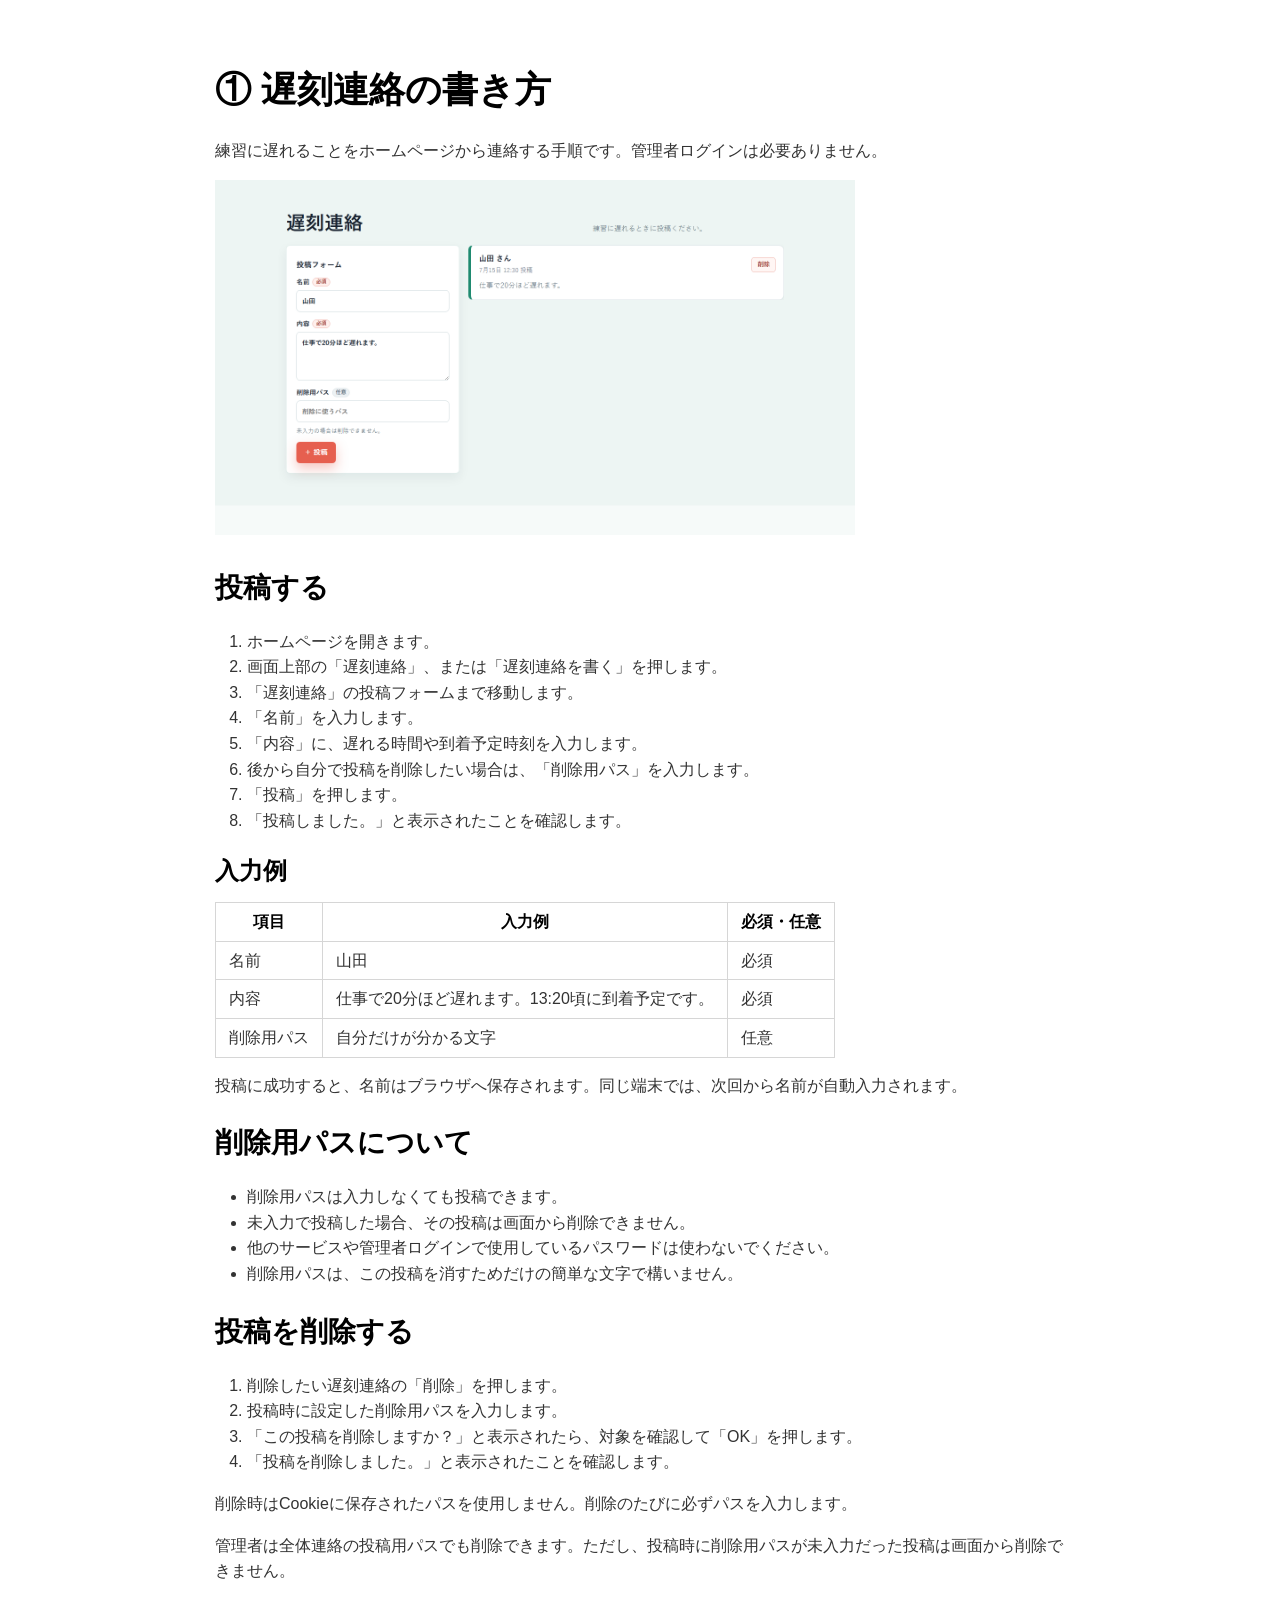
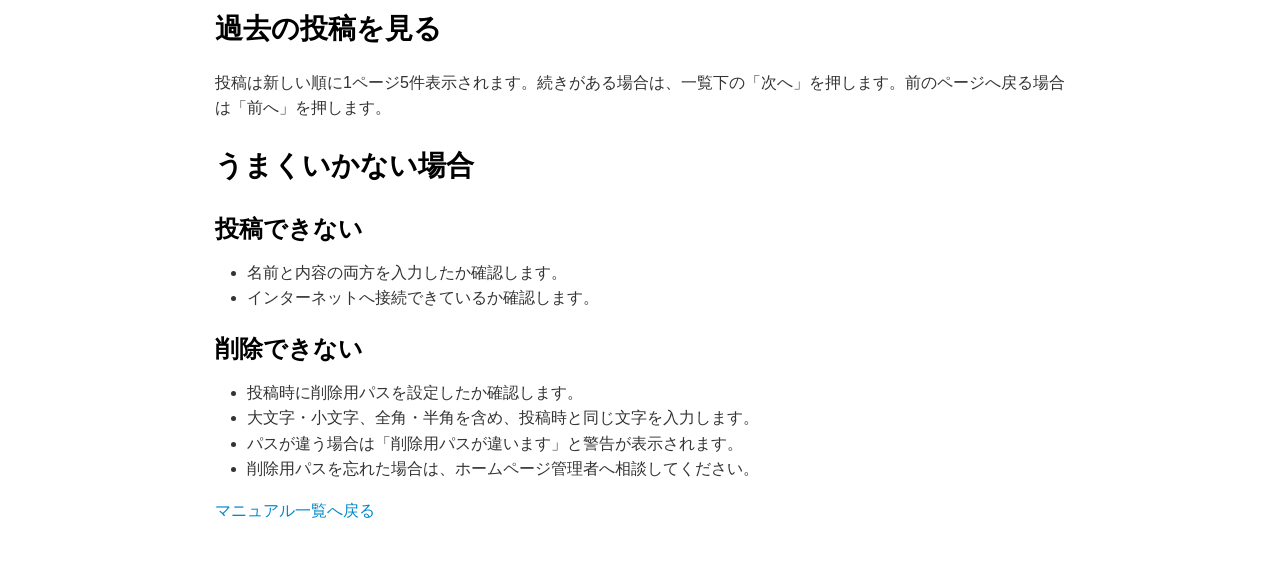
<file: manual/01-遅刻連絡の書き方.html>
<!DOCTYPE html><html><head>
      <title>01-遅刻連絡の書き方</title>
      <meta charset="utf-8">
      <meta name="viewport" content="width=device-width, initial-scale=1.0">
      <link rel="icon" href="../assets/favicon.ico" type="image/x-icon">
      
      <link rel="stylesheet" href="file:///c:\Users\Sugimoto-\.vscode\extensions\shd101wyy.markdown-preview-enhanced-0.8.30\crossnote\dependencies\katex\katex.min.css">
      
      
      
      
      
      
      
      <style>
      code[class*=language-],pre[class*=language-]{color:#333;background:0 0;font-family:Consolas,"Liberation Mono",Menlo,Courier,monospace;text-align:left;white-space:pre;word-spacing:normal;word-break:normal;word-wrap:normal;line-height:1.4;-moz-tab-size:8;-o-tab-size:8;tab-size:8;-webkit-hyphens:none;-moz-hyphens:none;-ms-hyphens:none;hyphens:none}pre[class*=language-]{padding:.8em;overflow:auto;border-radius:3px;background:#f5f5f5}:not(pre)>code[class*=language-]{padding:.1em;border-radius:.3em;white-space:normal;background:#f5f5f5}.token.blockquote,.token.comment{color:#969896}.token.cdata{color:#183691}.token.doctype,.token.macro.property,.token.punctuation,.token.variable{color:#333}.token.builtin,.token.important,.token.keyword,.token.operator,.token.rule{color:#a71d5d}.token.attr-value,.token.regex,.token.string,.token.url{color:#183691}.token.atrule,.token.boolean,.token.code,.token.command,.token.constant,.token.entity,.token.number,.token.property,.token.symbol{color:#0086b3}.token.prolog,.token.selector,.token.tag{color:#63a35c}.token.attr-name,.token.class,.token.class-name,.token.function,.token.id,.token.namespace,.token.pseudo-class,.token.pseudo-element,.token.url-reference .token.variable{color:#795da3}.token.entity{cursor:help}.token.title,.token.title .token.punctuation{font-weight:700;color:#1d3e81}.token.list{color:#ed6a43}.token.inserted{background-color:#eaffea;color:#55a532}.token.deleted{background-color:#ffecec;color:#bd2c00}.token.bold{font-weight:700}.token.italic{font-style:italic}.language-json .token.property{color:#183691}.language-markup .token.tag .token.punctuation{color:#333}.language-css .token.function,code.language-css{color:#0086b3}.language-yaml .token.atrule{color:#63a35c}code.language-yaml{color:#183691}.language-ruby .token.function{color:#333}.language-markdown .token.url{color:#795da3}.language-makefile .token.symbol{color:#795da3}.language-makefile .token.variable{color:#183691}.language-makefile .token.builtin{color:#0086b3}.language-bash .token.keyword{color:#0086b3}pre[data-line]{position:relative;padding:1em 0 1em 3em}pre[data-line] .line-highlight-wrapper{position:absolute;top:0;left:0;background-color:transparent;display:block;width:100%}pre[data-line] .line-highlight{position:absolute;left:0;right:0;padding:inherit 0;margin-top:1em;background:hsla(24,20%,50%,.08);background:linear-gradient(to right,hsla(24,20%,50%,.1) 70%,hsla(24,20%,50%,0));pointer-events:none;line-height:inherit;white-space:pre}pre[data-line] .line-highlight:before,pre[data-line] .line-highlight[data-end]:after{content:attr(data-start);position:absolute;top:.4em;left:.6em;min-width:1em;padding:0 .5em;background-color:hsla(24,20%,50%,.4);color:#f4f1ef;font:bold 65%/1.5 sans-serif;text-align:center;vertical-align:.3em;border-radius:999px;text-shadow:none;box-shadow:0 1px #fff}pre[data-line] .line-highlight[data-end]:after{content:attr(data-end);top:auto;bottom:.4em}html body{font-family:'Helvetica Neue',Helvetica,'Segoe UI',Arial,freesans,sans-serif;font-size:16px;line-height:1.6;color:#333;background-color:#fff;overflow:initial;box-sizing:border-box;word-wrap:break-word}html body>:first-child{margin-top:0}html body h1,html body h2,html body h3,html body h4,html body h5,html body h6{line-height:1.2;margin-top:1em;margin-bottom:16px;color:#000}html body h1{font-size:2.25em;font-weight:300;padding-bottom:.3em}html body h2{font-size:1.75em;font-weight:400;padding-bottom:.3em}html body h3{font-size:1.5em;font-weight:500}html body h4{font-size:1.25em;font-weight:600}html body h5{font-size:1.1em;font-weight:600}html body h6{font-size:1em;font-weight:600}html body h1,html body h2,html body h3,html body h4,html body h5{font-weight:600}html body h5{font-size:1em}html body h6{color:#5c5c5c}html body strong{color:#000}html body del{color:#5c5c5c}html body a:not([href]){color:inherit;text-decoration:none}html body a{color:#08c;text-decoration:none}html body a:hover{color:#00a3f5;text-decoration:none}html body img{max-width:100%}html body>p{margin-top:0;margin-bottom:16px;word-wrap:break-word}html body>ol,html body>ul{margin-bottom:16px}html body ol,html body ul{padding-left:2em}html body ol.no-list,html body ul.no-list{padding:0;list-style-type:none}html body ol ol,html body ol ul,html body ul ol,html body ul ul{margin-top:0;margin-bottom:0}html body li{margin-bottom:0}html body li.task-list-item{list-style:none}html body li>p{margin-top:0;margin-bottom:0}html body .task-list-item-checkbox{margin:0 .2em .25em -1.8em;vertical-align:middle}html body .task-list-item-checkbox:hover{cursor:pointer}html body blockquote{margin:16px 0;font-size:inherit;padding:0 15px;color:#5c5c5c;background-color:#f0f0f0;border-left:4px solid #d6d6d6}html body blockquote>:first-child{margin-top:0}html body blockquote>:last-child{margin-bottom:0}html body hr{height:4px;margin:32px 0;background-color:#d6d6d6;border:0 none}html body table{margin:10px 0 15px 0;border-collapse:collapse;border-spacing:0;display:block;width:100%;overflow:auto;word-break:normal;word-break:keep-all}html body table th{font-weight:700;color:#000}html body table td,html body table th{border:1px solid #d6d6d6;padding:6px 13px}html body dl{padding:0}html body dl dt{padding:0;margin-top:16px;font-size:1em;font-style:italic;font-weight:700}html body dl dd{padding:0 16px;margin-bottom:16px}html body code{font-family:Menlo,Monaco,Consolas,'Courier New',monospace;font-size:.85em;color:#000;background-color:#f0f0f0;border-radius:3px;padding:.2em 0}html body code::after,html body code::before{letter-spacing:-.2em;content:'\00a0'}html body pre>code{padding:0;margin:0;word-break:normal;white-space:pre;background:0 0;border:0}html body .highlight{margin-bottom:16px}html body .highlight pre,html body pre{padding:1em;overflow:auto;line-height:1.45;border:#d6d6d6;border-radius:3px}html body .highlight pre{margin-bottom:0;word-break:normal}html body pre code,html body pre tt{display:inline;max-width:initial;padding:0;margin:0;overflow:initial;line-height:inherit;word-wrap:normal;background-color:transparent;border:0}html body pre code:after,html body pre code:before,html body pre tt:after,html body pre tt:before{content:normal}html body blockquote,html body dl,html body ol,html body p,html body pre,html body ul{margin-top:0;margin-bottom:16px}html body kbd{color:#000;border:1px solid #d6d6d6;border-bottom:2px solid #c7c7c7;padding:2px 4px;background-color:#f0f0f0;border-radius:3px}@media print{html body{background-color:#fff}html body h1,html body h2,html body h3,html body h4,html body h5,html body h6{color:#000;page-break-after:avoid}html body blockquote{color:#5c5c5c}html body pre{page-break-inside:avoid}html body table{display:table}html body img{display:block;max-width:100%;max-height:100%}html body code,html body pre{word-wrap:break-word;white-space:pre}}.markdown-preview{width:100%;height:100%;box-sizing:border-box}.markdown-preview ul{list-style:disc}.markdown-preview ul ul{list-style:circle}.markdown-preview ul ul ul{list-style:square}.markdown-preview ol{list-style:decimal}.markdown-preview ol ol,.markdown-preview ul ol{list-style-type:lower-roman}.markdown-preview ol ol ol,.markdown-preview ol ul ol,.markdown-preview ul ol ol,.markdown-preview ul ul ol{list-style-type:lower-alpha}.markdown-preview .newpage,.markdown-preview .pagebreak{page-break-before:always}.markdown-preview pre.line-numbers{position:relative;padding-left:3.8em;counter-reset:linenumber}.markdown-preview pre.line-numbers>code{position:relative}.markdown-preview pre.line-numbers .line-numbers-rows{position:absolute;pointer-events:none;top:1em;font-size:100%;left:0;width:3em;letter-spacing:-1px;border-right:1px solid #999;-webkit-user-select:none;-moz-user-select:none;-ms-user-select:none;user-select:none}.markdown-preview pre.line-numbers .line-numbers-rows>span{pointer-events:none;display:block;counter-increment:linenumber}.markdown-preview pre.line-numbers .line-numbers-rows>span:before{content:counter(linenumber);color:#999;display:block;padding-right:.8em;text-align:right}.markdown-preview .mathjax-exps .MathJax_Display{text-align:center!important}.markdown-preview:not([data-for=preview]) .code-chunk .code-chunk-btn-group{display:none}.markdown-preview:not([data-for=preview]) .code-chunk .status{display:none}.markdown-preview:not([data-for=preview]) .code-chunk .output-div{margin-bottom:16px}.markdown-preview .md-toc{padding:0}.markdown-preview .md-toc .md-toc-details{margin:0;padding:0;border:none}.markdown-preview .md-toc summary.md-toc-link-wrapper{cursor:pointer;list-style-position:outside}.markdown-preview .md-toc summary.md-toc-link-wrapper::marker{font-size:.85em}.markdown-preview .md-toc .md-toc-link-wrapper .md-toc-link{display:inline;padding:.25rem 0}.markdown-preview .md-toc .md-toc-link-wrapper .md-toc-link div,.markdown-preview .md-toc .md-toc-link-wrapper .md-toc-link p{display:inline}.markdown-preview .md-toc .md-toc-link-wrapper.highlighted .md-toc-link{font-weight:800}.markdown-preview .md-toc .md-toc-link-wrapper[data-level='0']{margin-left:12px}.markdown-preview .md-toc .md-toc-link-wrapper[data-level='1']{margin-left:28px}.markdown-preview .md-toc .md-toc-link-wrapper[data-level='2']{margin-left:44px}.markdown-preview .md-toc .md-toc-link-wrapper[data-level='3']{margin-left:60px}.markdown-preview .md-toc .md-toc-link-wrapper[data-level='4']{margin-left:76px}.markdown-preview .md-toc .md-toc-link-wrapper[data-level='5']{margin-left:80px}.markdown-preview a.tag,.markdown-preview a.tag:active,.markdown-preview a.tag:link,.markdown-preview a.tag:visited,.markdown-preview span.tag:not(.token){display:inline-block;background-color:var(--vscode-badge-background,rgba(127,127,127,.18));color:var(--vscode-badge-foreground,currentColor);border-radius:2em;font-size:.85em;font-weight:500;padding:.05em .55em;line-height:1.5;white-space:nowrap;text-decoration:none;text-shadow:none;box-shadow:none;transition:background-color .12s ease,opacity .12s ease}.markdown-preview a.tag{cursor:pointer}.markdown-preview a.tag:focus,.markdown-preview a.tag:hover{background-color:var(--vscode-badge-background,rgba(127,127,127,.32));color:var(--vscode-badge-foreground,currentColor);opacity:.85;text-decoration:none;outline:0}.markdown-preview .wikilink-embed-content{border-left:3px solid var(--vscode-textBlockQuote-border,rgba(128,128,128,.3));background:var(--vscode-textBlockQuote-background,rgba(128,128,128,.05));margin:.5em 0;padding:.5em .75em;border-radius:0 3px 3px 0}.markdown-preview .wikilink-embed-content.wikilink-embed-error{border-left-color:var(--vscode-errorForeground,#cf222e);color:var(--vscode-errorForeground,#cf222e);font-style:italic;opacity:.8}.markdown-preview .wikilink-embed-content h1:first-child,.markdown-preview .wikilink-embed-content h2:first-child,.markdown-preview .wikilink-embed-content h3:first-child,.markdown-preview .wikilink-embed-content h4:first-child,.markdown-preview .wikilink-embed-content h5:first-child,.markdown-preview .wikilink-embed-content h6:first-child{margin-top:.25em}.markdown-preview .wikilink-embed-content .wikilink-embed-content{margin:.25em 0;padding:.25em .5em}.markdown-preview .block-id{display:none}.scrollbar-style::-webkit-scrollbar{width:8px}.scrollbar-style::-webkit-scrollbar-track{border-radius:10px;background-color:transparent}.scrollbar-style::-webkit-scrollbar-thumb{border-radius:5px;background-color:var(--vscode-scrollbarSlider-background,rgba(150,150,150,.66));border:4px solid var(--vscode-scrollbarSlider-background,rgba(150,150,150,.66));background-clip:content-box}.scrollbar-style::-webkit-scrollbar-thumb:hover{background-color:var(--vscode-scrollbarSlider-hoverBackground,rgba(120,120,120,.66))}html body[for=html-export]:not([data-presentation-mode]){position:relative;width:100%;height:100%;top:0;left:0;margin:0;padding:0;overflow:auto}html body[for=html-export]:not([data-presentation-mode]) .markdown-preview{position:relative;top:0;min-height:100vh}@media screen and (min-width:914px){html body[for=html-export]:not([data-presentation-mode]) .markdown-preview{padding:2em calc(50% - 457px + 2em)}}@media screen and (max-width:914px){html body[for=html-export]:not([data-presentation-mode]) .markdown-preview{padding:2em}}@media screen and (max-width:450px){html body[for=html-export]:not([data-presentation-mode]) .markdown-preview{font-size:14px!important;padding:1em}}@media print{html body[for=html-export]:not([data-presentation-mode]) #sidebar-toc-btn{display:none}}html body[for=html-export]:not([data-presentation-mode]) #sidebar-toc-btn{position:fixed;bottom:8px;left:8px;font-size:28px;cursor:pointer;color:inherit;z-index:99;width:32px;text-align:center;opacity:.4}html body[for=html-export]:not([data-presentation-mode])[html-show-sidebar-toc] #sidebar-toc-btn{opacity:1}html body[for=html-export]:not([data-presentation-mode])[html-show-sidebar-toc] .md-sidebar-toc{position:fixed;top:0;left:0;width:300px;height:100%;padding:32px 0 48px 0;font-size:14px;box-shadow:0 0 4px rgba(150,150,150,.33);box-sizing:border-box;overflow:auto;background-color:inherit}html body[for=html-export]:not([data-presentation-mode])[html-show-sidebar-toc] .md-sidebar-toc::-webkit-scrollbar{width:8px}html body[for=html-export]:not([data-presentation-mode])[html-show-sidebar-toc] .md-sidebar-toc::-webkit-scrollbar-track{border-radius:10px;background-color:transparent}html body[for=html-export]:not([data-presentation-mode])[html-show-sidebar-toc] .md-sidebar-toc::-webkit-scrollbar-thumb{border-radius:5px;background-color:var(--vscode-scrollbarSlider-background,rgba(150,150,150,.66));border:4px solid var(--vscode-scrollbarSlider-background,rgba(150,150,150,.66));background-clip:content-box}html body[for=html-export]:not([data-presentation-mode])[html-show-sidebar-toc] .md-sidebar-toc::-webkit-scrollbar-thumb:hover{background-color:var(--vscode-scrollbarSlider-hoverBackground,rgba(120,120,120,.66))}html body[for=html-export]:not([data-presentation-mode])[html-show-sidebar-toc] .md-sidebar-toc a{text-decoration:none}html body[for=html-export]:not([data-presentation-mode])[html-show-sidebar-toc] .md-sidebar-toc .md-toc{padding:0 16px}html body[for=html-export]:not([data-presentation-mode])[html-show-sidebar-toc] .md-sidebar-toc .md-toc .md-toc-details{margin:0;padding:0;border:none}html body[for=html-export]:not([data-presentation-mode])[html-show-sidebar-toc] .md-sidebar-toc .md-toc .md-toc-link-wrapper .md-toc-link{display:inline;padding:.25rem 0}html body[for=html-export]:not([data-presentation-mode])[html-show-sidebar-toc] .md-sidebar-toc .md-toc .md-toc-link-wrapper .md-toc-link div,html body[for=html-export]:not([data-presentation-mode])[html-show-sidebar-toc] .md-sidebar-toc .md-toc .md-toc-link-wrapper .md-toc-link p{display:inline}html body[for=html-export]:not([data-presentation-mode])[html-show-sidebar-toc] .md-sidebar-toc .md-toc .md-toc-link-wrapper.highlighted .md-toc-link{font-weight:800}html body[for=html-export]:not([data-presentation-mode])[html-show-sidebar-toc] .md-sidebar-toc .md-toc .md-toc-link-wrapper[data-level='0']{padding-left:0}html body[for=html-export]:not([data-presentation-mode])[html-show-sidebar-toc] .md-sidebar-toc .md-toc .md-toc-link-wrapper[data-level='1']{padding-left:16px}html body[for=html-export]:not([data-presentation-mode])[html-show-sidebar-toc] .md-sidebar-toc .md-toc .md-toc-link-wrapper[data-level='2']{padding-left:32px}html body[for=html-export]:not([data-presentation-mode])[html-show-sidebar-toc] .md-sidebar-toc .md-toc .md-toc-link-wrapper[data-level='3']{padding-left:48px}html body[for=html-export]:not([data-presentation-mode])[html-show-sidebar-toc] .md-sidebar-toc .md-toc .md-toc-link-wrapper[data-level='4']{padding-left:64px}html body[for=html-export]:not([data-presentation-mode])[html-show-sidebar-toc] .md-sidebar-toc .md-toc .md-toc-link-wrapper[data-level='5']{padding-left:80px}html body[for=html-export]:not([data-presentation-mode])[html-show-sidebar-toc] .markdown-preview{left:300px;width:calc(100% - 300px);padding:2em calc(50% - 457px - 300px / 2);margin:0;box-sizing:border-box}@media screen and (max-width:1274px){html body[for=html-export]:not([data-presentation-mode])[html-show-sidebar-toc] .markdown-preview{padding:2em}}@media screen and (max-width:450px){html body[for=html-export]:not([data-presentation-mode])[html-show-sidebar-toc] .markdown-preview{width:100%}}html body[for=html-export]:not([data-presentation-mode]):not([html-show-sidebar-toc]) .markdown-preview{left:50%;transform:translateX(-50%)}html body[for=html-export]:not([data-presentation-mode]):not([html-show-sidebar-toc]) .md-sidebar-toc{display:none}
/* Please visit the URL below for more information: */
/*   https://shd101wyy.github.io/markdown-preview-enhanced/#/customize-css */

      </style>
      <!-- The content below will be included at the end of the <head> element. -->
<script type="text/javascript">
  document.addEventListener("DOMContentLoaded", function () {
    // your code here
  });
</script>
    </head>
    <body for="html-export">
      <div class="crossnote markdown-preview  ">
      
<h1 id="1-遅刻連絡の書き方">① 遅刻連絡の書き方 </h1>
<p>練習に遅れることをホームページから連絡する手順です。管理者ログインは必要ありません。</p>
<p><a href="images/08-lateness.png"><img src="images/08-lateness.png" alt="遅刻連絡の画面" width="640"></a></p>
<h2 id="投稿する">投稿する </h2>
<ol>
<li>ホームページを開きます。</li>
<li>画面上部の「遅刻連絡」、または「遅刻連絡を書く」を押します。</li>
<li>「遅刻連絡」の投稿フォームまで移動します。</li>
<li>「名前」を入力します。</li>
<li>「内容」に、遅れる時間や到着予定時刻を入力します。</li>
<li>後から自分で投稿を削除したい場合は、「削除用パス」を入力します。</li>
<li>「投稿」を押します。</li>
<li>「投稿しました。」と表示されたことを確認します。</li>
</ol>
<h3 id="入力例">入力例 </h3>
<table>
<thead>
<tr>
<th>項目</th>
<th>入力例</th>
<th>必須・任意</th>
</tr>
</thead>
<tbody>
<tr>
<td>名前</td>
<td>山田</td>
<td>必須</td>
</tr>
<tr>
<td>内容</td>
<td>仕事で20分ほど遅れます。13:20頃に到着予定です。</td>
<td>必須</td>
</tr>
<tr>
<td>削除用パス</td>
<td>自分だけが分かる文字</td>
<td>任意</td>
</tr>
</tbody>
</table>
<p>投稿に成功すると、名前はブラウザへ保存されます。同じ端末では、次回から名前が自動入力されます。</p>
<h2 id="削除用パスについて">削除用パスについて </h2>
<ul>
<li>削除用パスは入力しなくても投稿できます。</li>
<li>未入力で投稿した場合、その投稿は画面から削除できません。</li>
<li>他のサービスや管理者ログインで使用しているパスワードは使わないでください。</li>
<li>削除用パスは、この投稿を消すためだけの簡単な文字で構いません。</li>
</ul>
<h2 id="投稿を削除する">投稿を削除する </h2>
<ol>
<li>削除したい遅刻連絡の「削除」を押します。</li>
<li>投稿時に設定した削除用パスを入力します。</li>
<li>「この投稿を削除しますか？」と表示されたら、対象を確認して「OK」を押します。</li>
<li>「投稿を削除しました。」と表示されたことを確認します。</li>
</ol>
<p>削除時はCookieに保存されたパスを使用しません。削除のたびに必ずパスを入力します。</p>
<p>管理者は全体連絡の投稿用パスでも削除できます。ただし、投稿時に削除用パスが未入力だった投稿は画面から削除できません。</p>
<h2 id="過去の投稿を見る">過去の投稿を見る </h2>
<p>投稿は新しい順に1ページ5件表示されます。続きがある場合は、一覧下の「次へ」を押します。前のページへ戻る場合は「前へ」を押します。</p>
<h2 id="うまくいかない場合">うまくいかない場合 </h2>
<h3 id="投稿できない">投稿できない </h3>
<ul>
<li>名前と内容の両方を入力したか確認します。</li>
<li>インターネットへ接続できているか確認します。</li>
</ul>
<h3 id="削除できない">削除できない </h3>
<ul>
<li>投稿時に削除用パスを設定したか確認します。</li>
<li>大文字・小文字、全角・半角を含め、投稿時と同じ文字を入力します。</li>
<li>パスが違う場合は「削除用パスが違います」と警告が表示されます。</li>
<li>削除用パスを忘れた場合は、ホームページ管理者へ相談してください。</li>
</ul>
<p><a href="%E6%93%8D%E4%BD%9C%E3%83%9E%E3%83%8B%E3%83%A5%E3%82%A2%E3%83%AB.md">マニュアル一覧へ戻る</a></p>

      </div>
      
      
    
    
    
    
    
    
  
    </body></html>
</file>
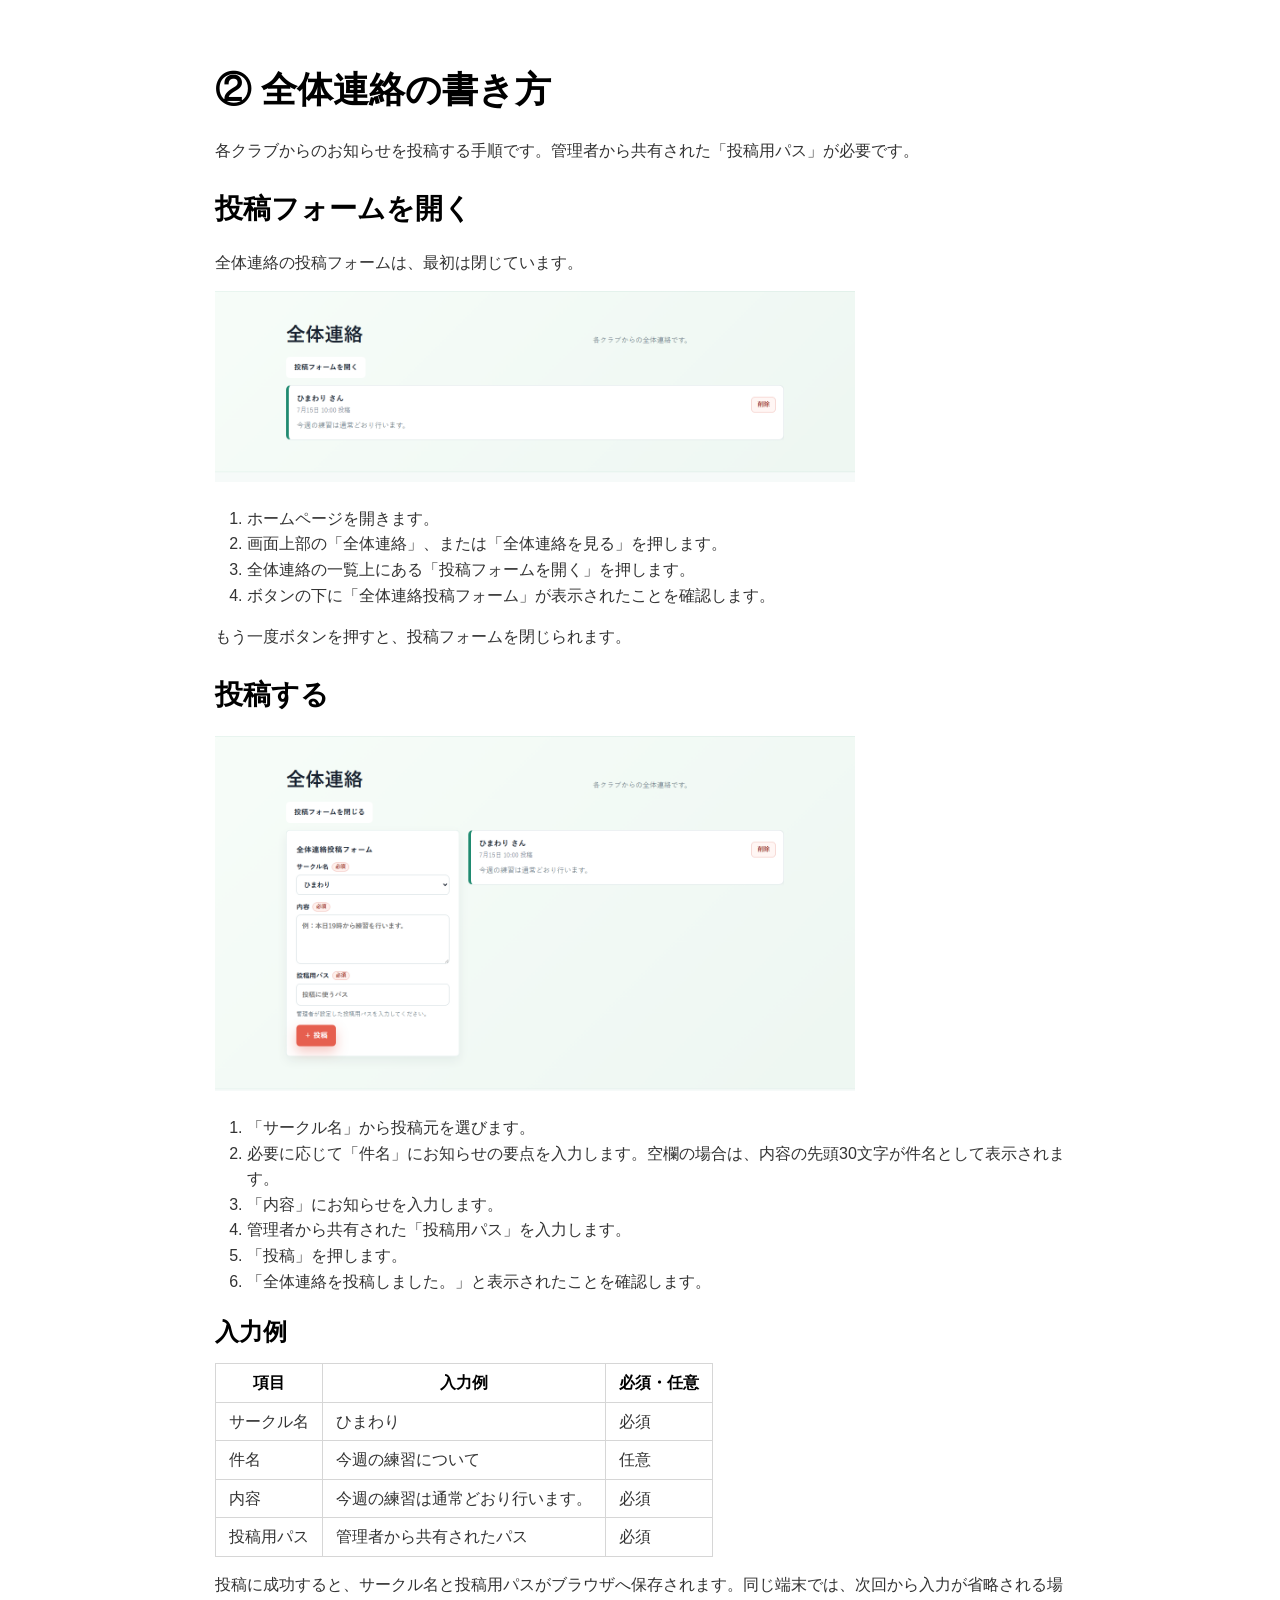
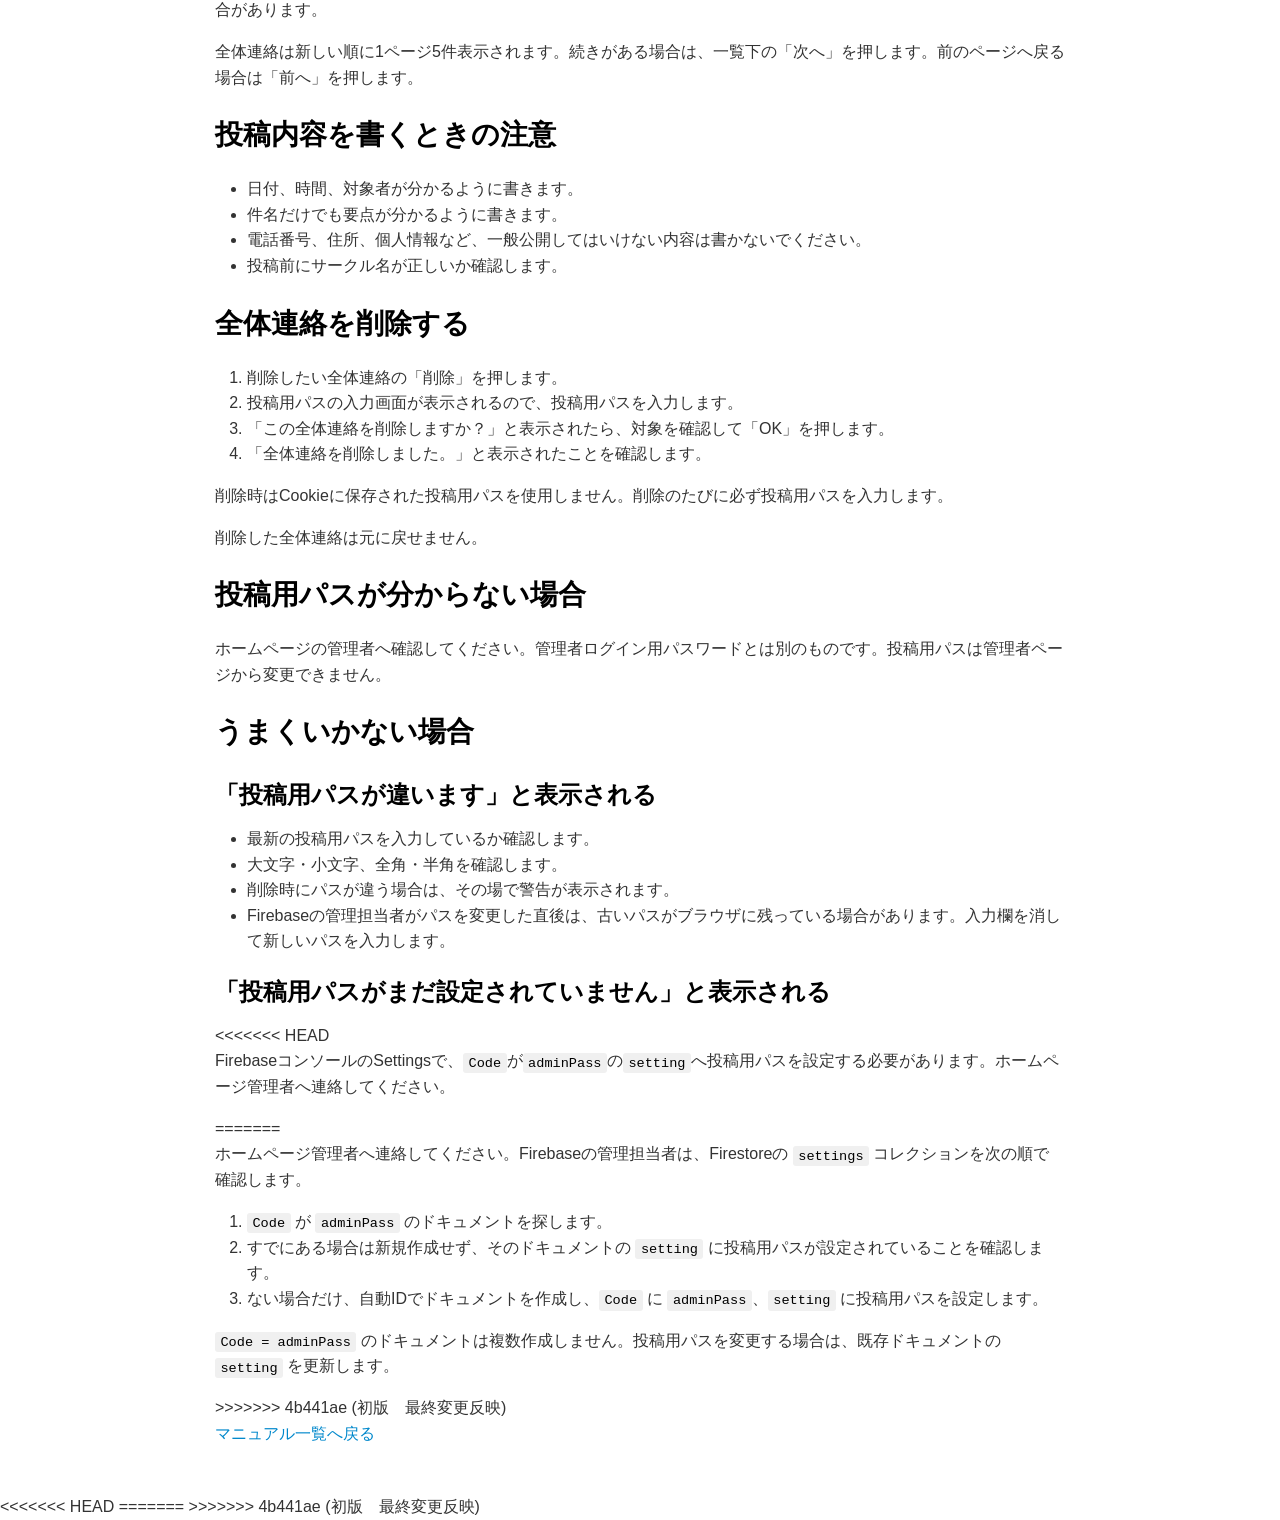
<file: manual/02-全体連絡の書き方.html>
<!DOCTYPE html><html><head>
      <title>02-全体連絡の書き方</title>
      <meta charset="utf-8">
      <meta name="viewport" content="width=device-width, initial-scale=1.0">
      <link rel="icon" href="../assets/favicon.ico" type="image/x-icon">
      
      <link rel="stylesheet" href="file:///c:\Users\Sugimoto-\.vscode\extensions\shd101wyy.markdown-preview-enhanced-0.8.30\crossnote\dependencies\katex\katex.min.css">
      
      
      
      
      
      
      
      <style>
      code[class*=language-],pre[class*=language-]{color:#333;background:0 0;font-family:Consolas,"Liberation Mono",Menlo,Courier,monospace;text-align:left;white-space:pre;word-spacing:normal;word-break:normal;word-wrap:normal;line-height:1.4;-moz-tab-size:8;-o-tab-size:8;tab-size:8;-webkit-hyphens:none;-moz-hyphens:none;-ms-hyphens:none;hyphens:none}pre[class*=language-]{padding:.8em;overflow:auto;border-radius:3px;background:#f5f5f5}:not(pre)>code[class*=language-]{padding:.1em;border-radius:.3em;white-space:normal;background:#f5f5f5}.token.blockquote,.token.comment{color:#969896}.token.cdata{color:#183691}.token.doctype,.token.macro.property,.token.punctuation,.token.variable{color:#333}.token.builtin,.token.important,.token.keyword,.token.operator,.token.rule{color:#a71d5d}.token.attr-value,.token.regex,.token.string,.token.url{color:#183691}.token.atrule,.token.boolean,.token.code,.token.command,.token.constant,.token.entity,.token.number,.token.property,.token.symbol{color:#0086b3}.token.prolog,.token.selector,.token.tag{color:#63a35c}.token.attr-name,.token.class,.token.class-name,.token.function,.token.id,.token.namespace,.token.pseudo-class,.token.pseudo-element,.token.url-reference .token.variable{color:#795da3}.token.entity{cursor:help}.token.title,.token.title .token.punctuation{font-weight:700;color:#1d3e81}.token.list{color:#ed6a43}.token.inserted{background-color:#eaffea;color:#55a532}.token.deleted{background-color:#ffecec;color:#bd2c00}.token.bold{font-weight:700}.token.italic{font-style:italic}.language-json .token.property{color:#183691}.language-markup .token.tag .token.punctuation{color:#333}.language-css .token.function,code.language-css{color:#0086b3}.language-yaml .token.atrule{color:#63a35c}code.language-yaml{color:#183691}.language-ruby .token.function{color:#333}.language-markdown .token.url{color:#795da3}.language-makefile .token.symbol{color:#795da3}.language-makefile .token.variable{color:#183691}.language-makefile .token.builtin{color:#0086b3}.language-bash .token.keyword{color:#0086b3}pre[data-line]{position:relative;padding:1em 0 1em 3em}pre[data-line] .line-highlight-wrapper{position:absolute;top:0;left:0;background-color:transparent;display:block;width:100%}pre[data-line] .line-highlight{position:absolute;left:0;right:0;padding:inherit 0;margin-top:1em;background:hsla(24,20%,50%,.08);background:linear-gradient(to right,hsla(24,20%,50%,.1) 70%,hsla(24,20%,50%,0));pointer-events:none;line-height:inherit;white-space:pre}pre[data-line] .line-highlight:before,pre[data-line] .line-highlight[data-end]:after{content:attr(data-start);position:absolute;top:.4em;left:.6em;min-width:1em;padding:0 .5em;background-color:hsla(24,20%,50%,.4);color:#f4f1ef;font:bold 65%/1.5 sans-serif;text-align:center;vertical-align:.3em;border-radius:999px;text-shadow:none;box-shadow:0 1px #fff}pre[data-line] .line-highlight[data-end]:after{content:attr(data-end);top:auto;bottom:.4em}html body{font-family:'Helvetica Neue',Helvetica,'Segoe UI',Arial,freesans,sans-serif;font-size:16px;line-height:1.6;color:#333;background-color:#fff;overflow:initial;box-sizing:border-box;word-wrap:break-word}html body>:first-child{margin-top:0}html body h1,html body h2,html body h3,html body h4,html body h5,html body h6{line-height:1.2;margin-top:1em;margin-bottom:16px;color:#000}html body h1{font-size:2.25em;font-weight:300;padding-bottom:.3em}html body h2{font-size:1.75em;font-weight:400;padding-bottom:.3em}html body h3{font-size:1.5em;font-weight:500}html body h4{font-size:1.25em;font-weight:600}html body h5{font-size:1.1em;font-weight:600}html body h6{font-size:1em;font-weight:600}html body h1,html body h2,html body h3,html body h4,html body h5{font-weight:600}html body h5{font-size:1em}html body h6{color:#5c5c5c}html body strong{color:#000}html body del{color:#5c5c5c}html body a:not([href]){color:inherit;text-decoration:none}html body a{color:#08c;text-decoration:none}html body a:hover{color:#00a3f5;text-decoration:none}html body img{max-width:100%}html body>p{margin-top:0;margin-bottom:16px;word-wrap:break-word}html body>ol,html body>ul{margin-bottom:16px}html body ol,html body ul{padding-left:2em}html body ol.no-list,html body ul.no-list{padding:0;list-style-type:none}html body ol ol,html body ol ul,html body ul ol,html body ul ul{margin-top:0;margin-bottom:0}html body li{margin-bottom:0}html body li.task-list-item{list-style:none}html body li>p{margin-top:0;margin-bottom:0}html body .task-list-item-checkbox{margin:0 .2em .25em -1.8em;vertical-align:middle}html body .task-list-item-checkbox:hover{cursor:pointer}html body blockquote{margin:16px 0;font-size:inherit;padding:0 15px;color:#5c5c5c;background-color:#f0f0f0;border-left:4px solid #d6d6d6}html body blockquote>:first-child{margin-top:0}html body blockquote>:last-child{margin-bottom:0}html body hr{height:4px;margin:32px 0;background-color:#d6d6d6;border:0 none}html body table{margin:10px 0 15px 0;border-collapse:collapse;border-spacing:0;display:block;width:100%;overflow:auto;word-break:normal;word-break:keep-all}html body table th{font-weight:700;color:#000}html body table td,html body table th{border:1px solid #d6d6d6;padding:6px 13px}html body dl{padding:0}html body dl dt{padding:0;margin-top:16px;font-size:1em;font-style:italic;font-weight:700}html body dl dd{padding:0 16px;margin-bottom:16px}html body code{font-family:Menlo,Monaco,Consolas,'Courier New',monospace;font-size:.85em;color:#000;background-color:#f0f0f0;border-radius:3px;padding:.2em 0}html body code::after,html body code::before{letter-spacing:-.2em;content:'\00a0'}html body pre>code{padding:0;margin:0;word-break:normal;white-space:pre;background:0 0;border:0}html body .highlight{margin-bottom:16px}html body .highlight pre,html body pre{padding:1em;overflow:auto;line-height:1.45;border:#d6d6d6;border-radius:3px}html body .highlight pre{margin-bottom:0;word-break:normal}html body pre code,html body pre tt{display:inline;max-width:initial;padding:0;margin:0;overflow:initial;line-height:inherit;word-wrap:normal;background-color:transparent;border:0}html body pre code:after,html body pre code:before,html body pre tt:after,html body pre tt:before{content:normal}html body blockquote,html body dl,html body ol,html body p,html body pre,html body ul{margin-top:0;margin-bottom:16px}html body kbd{color:#000;border:1px solid #d6d6d6;border-bottom:2px solid #c7c7c7;padding:2px 4px;background-color:#f0f0f0;border-radius:3px}@media print{html body{background-color:#fff}html body h1,html body h2,html body h3,html body h4,html body h5,html body h6{color:#000;page-break-after:avoid}html body blockquote{color:#5c5c5c}html body pre{page-break-inside:avoid}html body table{display:table}html body img{display:block;max-width:100%;max-height:100%}html body code,html body pre{word-wrap:break-word;white-space:pre}}.markdown-preview{width:100%;height:100%;box-sizing:border-box}.markdown-preview ul{list-style:disc}.markdown-preview ul ul{list-style:circle}.markdown-preview ul ul ul{list-style:square}.markdown-preview ol{list-style:decimal}.markdown-preview ol ol,.markdown-preview ul ol{list-style-type:lower-roman}.markdown-preview ol ol ol,.markdown-preview ol ul ol,.markdown-preview ul ol ol,.markdown-preview ul ul ol{list-style-type:lower-alpha}.markdown-preview .newpage,.markdown-preview .pagebreak{page-break-before:always}.markdown-preview pre.line-numbers{position:relative;padding-left:3.8em;counter-reset:linenumber}.markdown-preview pre.line-numbers>code{position:relative}.markdown-preview pre.line-numbers .line-numbers-rows{position:absolute;pointer-events:none;top:1em;font-size:100%;left:0;width:3em;letter-spacing:-1px;border-right:1px solid #999;-webkit-user-select:none;-moz-user-select:none;-ms-user-select:none;user-select:none}.markdown-preview pre.line-numbers .line-numbers-rows>span{pointer-events:none;display:block;counter-increment:linenumber}.markdown-preview pre.line-numbers .line-numbers-rows>span:before{content:counter(linenumber);color:#999;display:block;padding-right:.8em;text-align:right}.markdown-preview .mathjax-exps .MathJax_Display{text-align:center!important}.markdown-preview:not([data-for=preview]) .code-chunk .code-chunk-btn-group{display:none}.markdown-preview:not([data-for=preview]) .code-chunk .status{display:none}.markdown-preview:not([data-for=preview]) .code-chunk .output-div{margin-bottom:16px}.markdown-preview .md-toc{padding:0}.markdown-preview .md-toc .md-toc-details{margin:0;padding:0;border:none}.markdown-preview .md-toc summary.md-toc-link-wrapper{cursor:pointer;list-style-position:outside}.markdown-preview .md-toc summary.md-toc-link-wrapper::marker{font-size:.85em}.markdown-preview .md-toc .md-toc-link-wrapper .md-toc-link{display:inline;padding:.25rem 0}.markdown-preview .md-toc .md-toc-link-wrapper .md-toc-link div,.markdown-preview .md-toc .md-toc-link-wrapper .md-toc-link p{display:inline}.markdown-preview .md-toc .md-toc-link-wrapper.highlighted .md-toc-link{font-weight:800}.markdown-preview .md-toc .md-toc-link-wrapper[data-level='0']{margin-left:12px}.markdown-preview .md-toc .md-toc-link-wrapper[data-level='1']{margin-left:28px}.markdown-preview .md-toc .md-toc-link-wrapper[data-level='2']{margin-left:44px}.markdown-preview .md-toc .md-toc-link-wrapper[data-level='3']{margin-left:60px}.markdown-preview .md-toc .md-toc-link-wrapper[data-level='4']{margin-left:76px}.markdown-preview .md-toc .md-toc-link-wrapper[data-level='5']{margin-left:80px}.markdown-preview a.tag,.markdown-preview a.tag:active,.markdown-preview a.tag:link,.markdown-preview a.tag:visited,.markdown-preview span.tag:not(.token){display:inline-block;background-color:var(--vscode-badge-background,rgba(127,127,127,.18));color:var(--vscode-badge-foreground,currentColor);border-radius:2em;font-size:.85em;font-weight:500;padding:.05em .55em;line-height:1.5;white-space:nowrap;text-decoration:none;text-shadow:none;box-shadow:none;transition:background-color .12s ease,opacity .12s ease}.markdown-preview a.tag{cursor:pointer}.markdown-preview a.tag:focus,.markdown-preview a.tag:hover{background-color:var(--vscode-badge-background,rgba(127,127,127,.32));color:var(--vscode-badge-foreground,currentColor);opacity:.85;text-decoration:none;outline:0}.markdown-preview .wikilink-embed-content{border-left:3px solid var(--vscode-textBlockQuote-border,rgba(128,128,128,.3));background:var(--vscode-textBlockQuote-background,rgba(128,128,128,.05));margin:.5em 0;padding:.5em .75em;border-radius:0 3px 3px 0}.markdown-preview .wikilink-embed-content.wikilink-embed-error{border-left-color:var(--vscode-errorForeground,#cf222e);color:var(--vscode-errorForeground,#cf222e);font-style:italic;opacity:.8}.markdown-preview .wikilink-embed-content h1:first-child,.markdown-preview .wikilink-embed-content h2:first-child,.markdown-preview .wikilink-embed-content h3:first-child,.markdown-preview .wikilink-embed-content h4:first-child,.markdown-preview .wikilink-embed-content h5:first-child,.markdown-preview .wikilink-embed-content h6:first-child{margin-top:.25em}.markdown-preview .wikilink-embed-content .wikilink-embed-content{margin:.25em 0;padding:.25em .5em}.markdown-preview .block-id{display:none}.scrollbar-style::-webkit-scrollbar{width:8px}.scrollbar-style::-webkit-scrollbar-track{border-radius:10px;background-color:transparent}.scrollbar-style::-webkit-scrollbar-thumb{border-radius:5px;background-color:var(--vscode-scrollbarSlider-background,rgba(150,150,150,.66));border:4px solid var(--vscode-scrollbarSlider-background,rgba(150,150,150,.66));background-clip:content-box}.scrollbar-style::-webkit-scrollbar-thumb:hover{background-color:var(--vscode-scrollbarSlider-hoverBackground,rgba(120,120,120,.66))}html body[for=html-export]:not([data-presentation-mode]){position:relative;width:100%;height:100%;top:0;left:0;margin:0;padding:0;overflow:auto}html body[for=html-export]:not([data-presentation-mode]) .markdown-preview{position:relative;top:0;min-height:100vh}@media screen and (min-width:914px){html body[for=html-export]:not([data-presentation-mode]) .markdown-preview{padding:2em calc(50% - 457px + 2em)}}@media screen and (max-width:914px){html body[for=html-export]:not([data-presentation-mode]) .markdown-preview{padding:2em}}@media screen and (max-width:450px){html body[for=html-export]:not([data-presentation-mode]) .markdown-preview{font-size:14px!important;padding:1em}}@media print{html body[for=html-export]:not([data-presentation-mode]) #sidebar-toc-btn{display:none}}html body[for=html-export]:not([data-presentation-mode]) #sidebar-toc-btn{position:fixed;bottom:8px;left:8px;font-size:28px;cursor:pointer;color:inherit;z-index:99;width:32px;text-align:center;opacity:.4}html body[for=html-export]:not([data-presentation-mode])[html-show-sidebar-toc] #sidebar-toc-btn{opacity:1}html body[for=html-export]:not([data-presentation-mode])[html-show-sidebar-toc] .md-sidebar-toc{position:fixed;top:0;left:0;width:300px;height:100%;padding:32px 0 48px 0;font-size:14px;box-shadow:0 0 4px rgba(150,150,150,.33);box-sizing:border-box;overflow:auto;background-color:inherit}html body[for=html-export]:not([data-presentation-mode])[html-show-sidebar-toc] .md-sidebar-toc::-webkit-scrollbar{width:8px}html body[for=html-export]:not([data-presentation-mode])[html-show-sidebar-toc] .md-sidebar-toc::-webkit-scrollbar-track{border-radius:10px;background-color:transparent}html body[for=html-export]:not([data-presentation-mode])[html-show-sidebar-toc] .md-sidebar-toc::-webkit-scrollbar-thumb{border-radius:5px;background-color:var(--vscode-scrollbarSlider-background,rgba(150,150,150,.66));border:4px solid var(--vscode-scrollbarSlider-background,rgba(150,150,150,.66));background-clip:content-box}html body[for=html-export]:not([data-presentation-mode])[html-show-sidebar-toc] .md-sidebar-toc::-webkit-scrollbar-thumb:hover{background-color:var(--vscode-scrollbarSlider-hoverBackground,rgba(120,120,120,.66))}html body[for=html-export]:not([data-presentation-mode])[html-show-sidebar-toc] .md-sidebar-toc a{text-decoration:none}html body[for=html-export]:not([data-presentation-mode])[html-show-sidebar-toc] .md-sidebar-toc .md-toc{padding:0 16px}html body[for=html-export]:not([data-presentation-mode])[html-show-sidebar-toc] .md-sidebar-toc .md-toc .md-toc-details{margin:0;padding:0;border:none}html body[for=html-export]:not([data-presentation-mode])[html-show-sidebar-toc] .md-sidebar-toc .md-toc .md-toc-link-wrapper .md-toc-link{display:inline;padding:.25rem 0}html body[for=html-export]:not([data-presentation-mode])[html-show-sidebar-toc] .md-sidebar-toc .md-toc .md-toc-link-wrapper .md-toc-link div,html body[for=html-export]:not([data-presentation-mode])[html-show-sidebar-toc] .md-sidebar-toc .md-toc .md-toc-link-wrapper .md-toc-link p{display:inline}html body[for=html-export]:not([data-presentation-mode])[html-show-sidebar-toc] .md-sidebar-toc .md-toc .md-toc-link-wrapper.highlighted .md-toc-link{font-weight:800}html body[for=html-export]:not([data-presentation-mode])[html-show-sidebar-toc] .md-sidebar-toc .md-toc .md-toc-link-wrapper[data-level='0']{padding-left:0}html body[for=html-export]:not([data-presentation-mode])[html-show-sidebar-toc] .md-sidebar-toc .md-toc .md-toc-link-wrapper[data-level='1']{padding-left:16px}html body[for=html-export]:not([data-presentation-mode])[html-show-sidebar-toc] .md-sidebar-toc .md-toc .md-toc-link-wrapper[data-level='2']{padding-left:32px}html body[for=html-export]:not([data-presentation-mode])[html-show-sidebar-toc] .md-sidebar-toc .md-toc .md-toc-link-wrapper[data-level='3']{padding-left:48px}html body[for=html-export]:not([data-presentation-mode])[html-show-sidebar-toc] .md-sidebar-toc .md-toc .md-toc-link-wrapper[data-level='4']{padding-left:64px}html body[for=html-export]:not([data-presentation-mode])[html-show-sidebar-toc] .md-sidebar-toc .md-toc .md-toc-link-wrapper[data-level='5']{padding-left:80px}html body[for=html-export]:not([data-presentation-mode])[html-show-sidebar-toc] .markdown-preview{left:300px;width:calc(100% - 300px);padding:2em calc(50% - 457px - 300px / 2);margin:0;box-sizing:border-box}@media screen and (max-width:1274px){html body[for=html-export]:not([data-presentation-mode])[html-show-sidebar-toc] .markdown-preview{padding:2em}}@media screen and (max-width:450px){html body[for=html-export]:not([data-presentation-mode])[html-show-sidebar-toc] .markdown-preview{width:100%}}html body[for=html-export]:not([data-presentation-mode]):not([html-show-sidebar-toc]) .markdown-preview{left:50%;transform:translateX(-50%)}html body[for=html-export]:not([data-presentation-mode]):not([html-show-sidebar-toc]) .md-sidebar-toc{display:none}
/* Please visit the URL below for more information: */
/*   https://shd101wyy.github.io/markdown-preview-enhanced/#/customize-css */

      </style>
      <!-- The content below will be included at the end of the <head> element. -->
<script type="text/javascript">
  document.addEventListener("DOMContentLoaded", function () {
    // your code here
  });
</script>
    </head>
    <body for="html-export">
      <div class="crossnote markdown-preview  ">
      
<h1 id="2-全体連絡の書き方">② 全体連絡の書き方 </h1>
<p>各クラブからのお知らせを投稿する手順です。管理者から共有された「投稿用パス」が必要です。</p>
<h2 id="投稿フォームを開く">投稿フォームを開く </h2>
<p>全体連絡の投稿フォームは、最初は閉じています。</p>
<p><a href="images/07-announcement-form-closed.png"><img src="images/07-announcement-form-closed.png" alt="投稿フォームを開く前の画面" width="640"></a></p>
<ol>
<li>ホームページを開きます。</li>
<li>画面上部の「全体連絡」、または「全体連絡を見る」を押します。</li>
<li>全体連絡の一覧上にある「投稿フォームを開く」を押します。</li>
<li>ボタンの下に「全体連絡投稿フォーム」が表示されたことを確認します。</li>
</ol>
<p>もう一度ボタンを押すと、投稿フォームを閉じられます。</p>
<h2 id="投稿する">投稿する </h2>
<p><a href="images/09-announcement-open.png"><img src="images/09-announcement-open.png" alt="投稿フォームを開いた画面" width="640"></a></p>
<ol>
<li>「サークル名」から投稿元を選びます。</li>
<li>必要に応じて「件名」にお知らせの要点を入力します。空欄の場合は、内容の先頭30文字が件名として表示されます。</li>
<li>「内容」にお知らせを入力します。</li>
<li>管理者から共有された「投稿用パス」を入力します。</li>
<li>「投稿」を押します。</li>
<li>「全体連絡を投稿しました。」と表示されたことを確認します。</li>
</ol>
<h3 id="入力例">入力例 </h3>
<table>
<thead>
<tr>
<th>項目</th>
<th>入力例</th>
<th>必須・任意</th>
</tr>
</thead>
<tbody>
<tr>
<td>サークル名</td>
<td>ひまわり</td>
<td>必須</td>
</tr>
<tr>
<td>件名</td>
<td>今週の練習について</td>
<td>任意</td>
</tr>
<tr>
<td>内容</td>
<td>今週の練習は通常どおり行います。</td>
<td>必須</td>
</tr>
<tr>
<td>投稿用パス</td>
<td>管理者から共有されたパス</td>
<td>必須</td>
</tr>
</tbody>
</table>
<p>投稿に成功すると、サークル名と投稿用パスがブラウザへ保存されます。同じ端末では、次回から入力が省略される場合があります。</p>
<p>全体連絡は新しい順に1ページ5件表示されます。続きがある場合は、一覧下の「次へ」を押します。前のページへ戻る場合は「前へ」を押します。</p>
<h2 id="投稿内容を書くときの注意">投稿内容を書くときの注意 </h2>
<ul>
<li>日付、時間、対象者が分かるように書きます。</li>
<li>件名だけでも要点が分かるように書きます。</li>
<li>電話番号、住所、個人情報など、一般公開してはいけない内容は書かないでください。</li>
<li>投稿前にサークル名が正しいか確認します。</li>
</ul>
<h2 id="全体連絡を削除する">全体連絡を削除する </h2>
<ol>
<li>削除したい全体連絡の「削除」を押します。</li>
<li>投稿用パスの入力画面が表示されるので、投稿用パスを入力します。</li>
<li>「この全体連絡を削除しますか？」と表示されたら、対象を確認して「OK」を押します。</li>
<li>「全体連絡を削除しました。」と表示されたことを確認します。</li>
</ol>
<p>削除時はCookieに保存された投稿用パスを使用しません。削除のたびに必ず投稿用パスを入力します。</p>
<p>削除した全体連絡は元に戻せません。</p>
<h2 id="投稿用パスが分からない場合">投稿用パスが分からない場合 </h2>
<p>ホームページの管理者へ確認してください。管理者ログイン用パスワードとは別のものです。投稿用パスは管理者ページから変更できません。</p>
<h2 id="うまくいかない場合">うまくいかない場合 </h2>
<h3 id="投稿用パスが違いますと表示される">「投稿用パスが違います」と表示される </h3>
<ul>
<li>最新の投稿用パスを入力しているか確認します。</li>
<li>大文字・小文字、全角・半角を確認します。</li>
<li>削除時にパスが違う場合は、その場で警告が表示されます。</li>
<li>Firebaseの管理担当者がパスを変更した直後は、古いパスがブラウザに残っている場合があります。入力欄を消して新しいパスを入力します。</li>
</ul>
<h3 id="投稿用パスがまだ設定されていませんと表示される">「投稿用パスがまだ設定されていません」と表示される </h3>
<<<<<<< HEAD
<p>FirebaseコンソールのSettingsで、<code>Code</code>が<code>adminPass</code>の<code>setting</code>へ投稿用パスを設定する必要があります。ホームページ管理者へ連絡してください。</p>
=======
<p>ホームページ管理者へ連絡してください。Firebaseの管理担当者は、Firestoreの <code>settings</code> コレクションを次の順で確認します。</p>
<ol>
<li><code>Code</code> が <code>adminPass</code> のドキュメントを探します。</li>
<li>すでにある場合は新規作成せず、そのドキュメントの <code>setting</code> に投稿用パスが設定されていることを確認します。</li>
<li>ない場合だけ、自動IDでドキュメントを作成し、<code>Code</code> に <code>adminPass</code>、<code>setting</code> に投稿用パスを設定します。</li>
</ol>
<p><code>Code = adminPass</code> のドキュメントは複数作成しません。投稿用パスを変更する場合は、既存ドキュメントの <code>setting</code> を更新します。</p>
>>>>>>> 4b441ae (初版　最終変更反映)
<p><a href="%E6%93%8D%E4%BD%9C%E3%83%9E%E3%83%8B%E3%83%A5%E3%82%A2%E3%83%AB.md">マニュアル一覧へ戻る</a></p>

      </div>
      
      
    
    
    
    
    
    
  
<<<<<<< HEAD
    </body></html>
=======
    </body></html>
>>>>>>> 4b441ae (初版　最終変更反映)
</file>
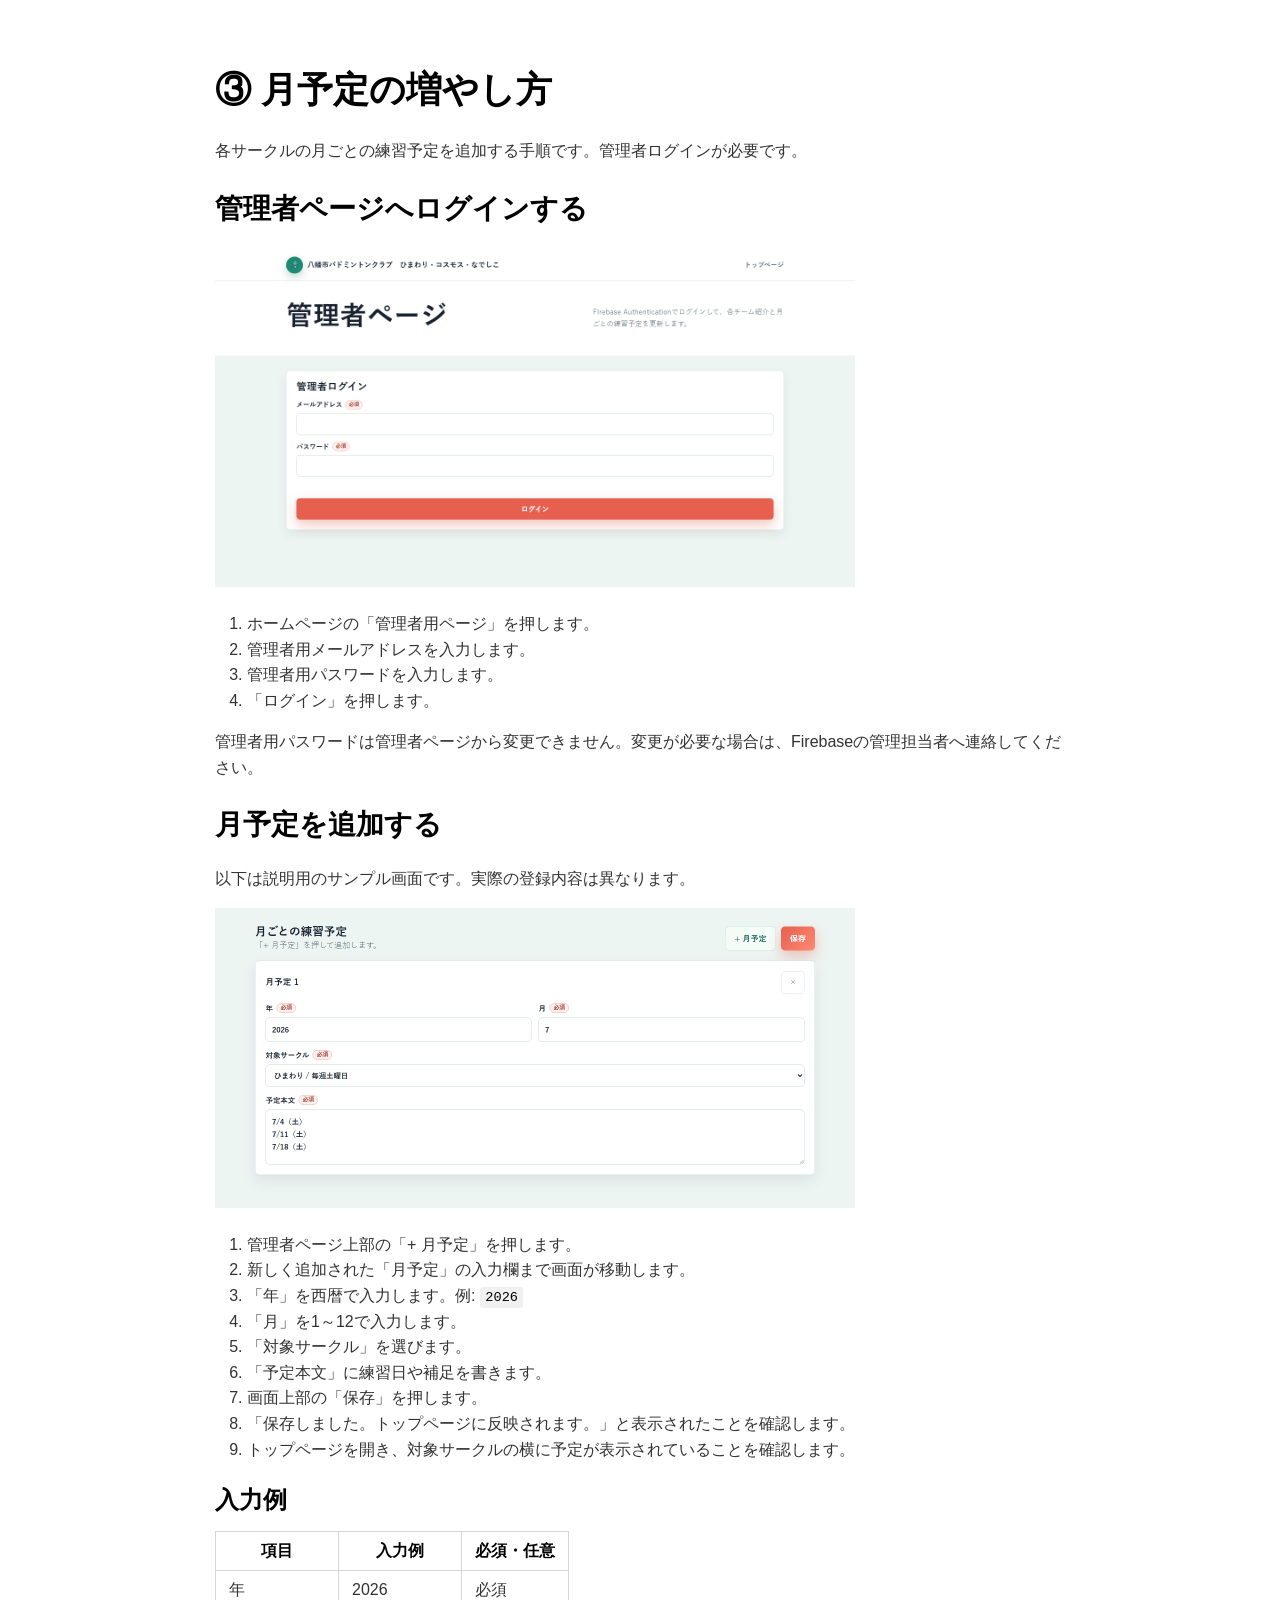
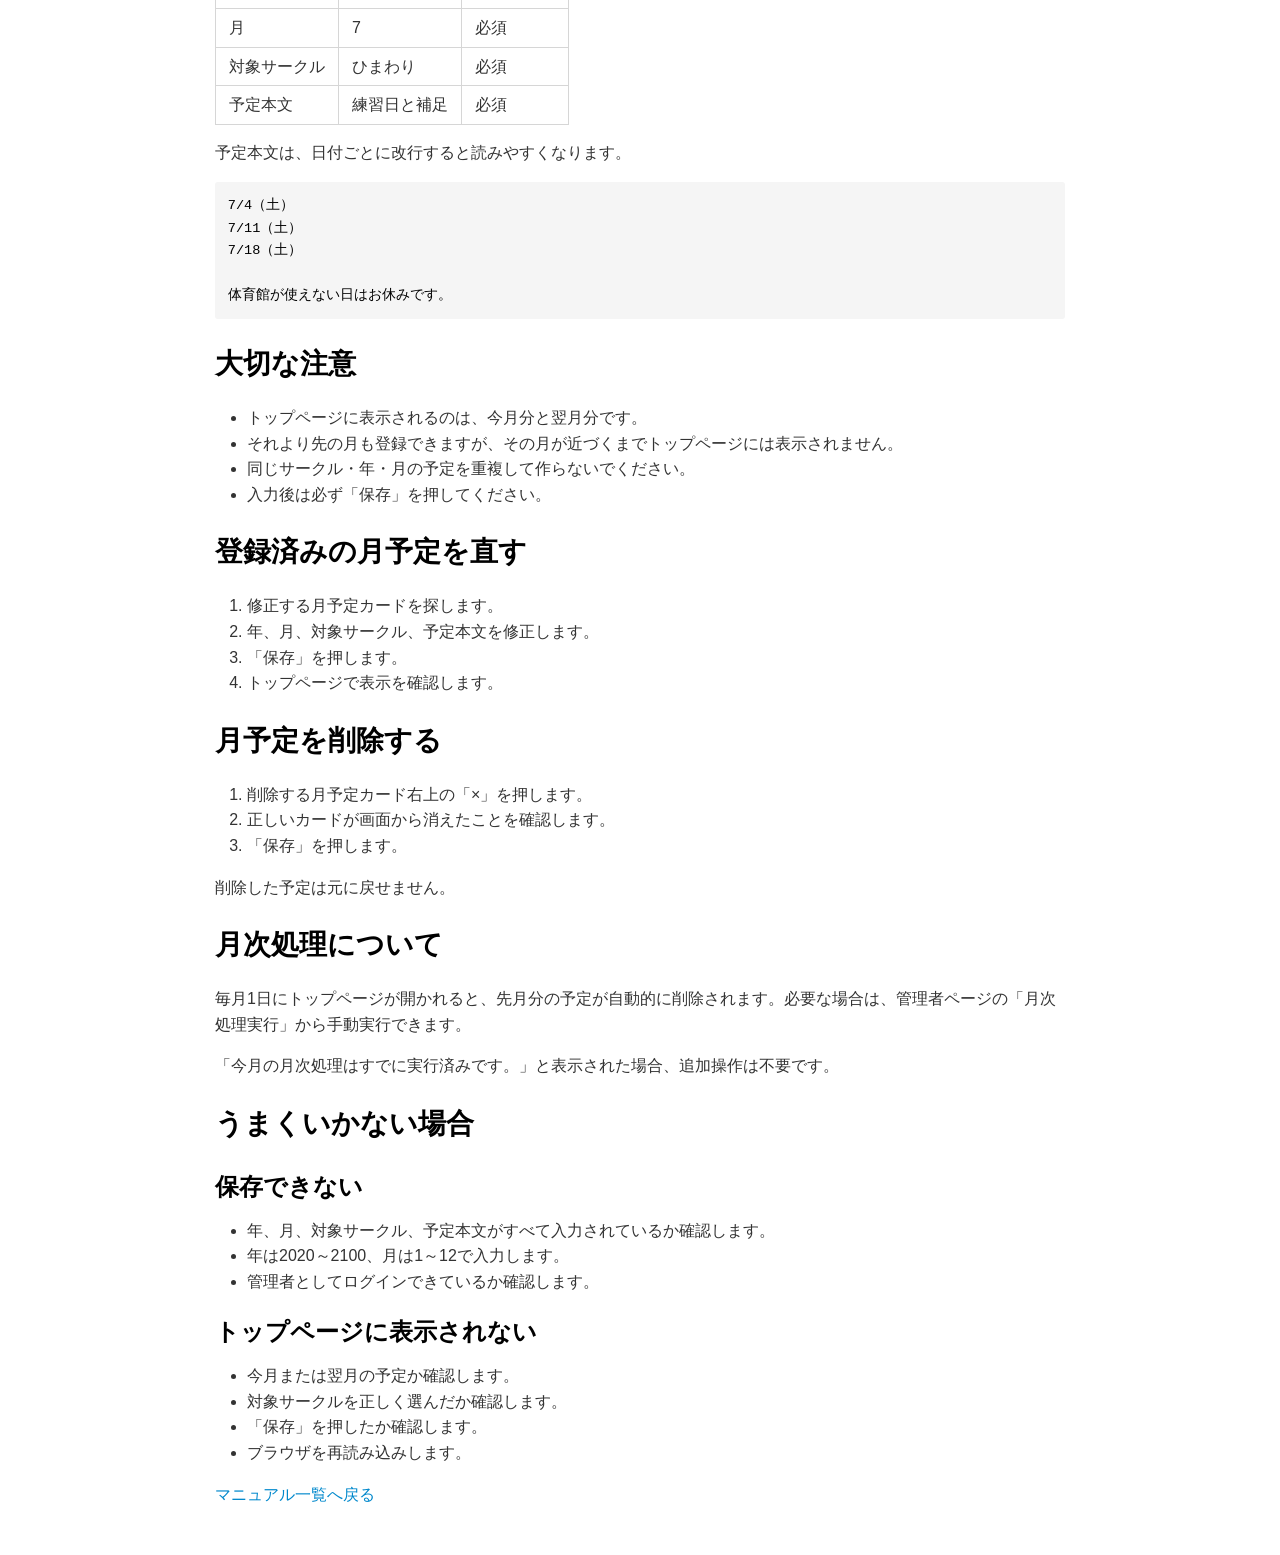
<file: manual/03-月予定の増やし方.html>
<!DOCTYPE html><html><head>
      <title>03-月予定の増やし方</title>
      <meta charset="utf-8">
      <meta name="viewport" content="width=device-width, initial-scale=1.0">
      <link rel="icon" href="../assets/favicon.ico" type="image/x-icon">
      
      <link rel="stylesheet" href="file:///c:\Users\Sugimoto-\.vscode\extensions\shd101wyy.markdown-preview-enhanced-0.8.30\crossnote\dependencies\katex\katex.min.css">
      
      
      
      
      
      
      
      <style>
      code[class*=language-],pre[class*=language-]{color:#333;background:0 0;font-family:Consolas,"Liberation Mono",Menlo,Courier,monospace;text-align:left;white-space:pre;word-spacing:normal;word-break:normal;word-wrap:normal;line-height:1.4;-moz-tab-size:8;-o-tab-size:8;tab-size:8;-webkit-hyphens:none;-moz-hyphens:none;-ms-hyphens:none;hyphens:none}pre[class*=language-]{padding:.8em;overflow:auto;border-radius:3px;background:#f5f5f5}:not(pre)>code[class*=language-]{padding:.1em;border-radius:.3em;white-space:normal;background:#f5f5f5}.token.blockquote,.token.comment{color:#969896}.token.cdata{color:#183691}.token.doctype,.token.macro.property,.token.punctuation,.token.variable{color:#333}.token.builtin,.token.important,.token.keyword,.token.operator,.token.rule{color:#a71d5d}.token.attr-value,.token.regex,.token.string,.token.url{color:#183691}.token.atrule,.token.boolean,.token.code,.token.command,.token.constant,.token.entity,.token.number,.token.property,.token.symbol{color:#0086b3}.token.prolog,.token.selector,.token.tag{color:#63a35c}.token.attr-name,.token.class,.token.class-name,.token.function,.token.id,.token.namespace,.token.pseudo-class,.token.pseudo-element,.token.url-reference .token.variable{color:#795da3}.token.entity{cursor:help}.token.title,.token.title .token.punctuation{font-weight:700;color:#1d3e81}.token.list{color:#ed6a43}.token.inserted{background-color:#eaffea;color:#55a532}.token.deleted{background-color:#ffecec;color:#bd2c00}.token.bold{font-weight:700}.token.italic{font-style:italic}.language-json .token.property{color:#183691}.language-markup .token.tag .token.punctuation{color:#333}.language-css .token.function,code.language-css{color:#0086b3}.language-yaml .token.atrule{color:#63a35c}code.language-yaml{color:#183691}.language-ruby .token.function{color:#333}.language-markdown .token.url{color:#795da3}.language-makefile .token.symbol{color:#795da3}.language-makefile .token.variable{color:#183691}.language-makefile .token.builtin{color:#0086b3}.language-bash .token.keyword{color:#0086b3}pre[data-line]{position:relative;padding:1em 0 1em 3em}pre[data-line] .line-highlight-wrapper{position:absolute;top:0;left:0;background-color:transparent;display:block;width:100%}pre[data-line] .line-highlight{position:absolute;left:0;right:0;padding:inherit 0;margin-top:1em;background:hsla(24,20%,50%,.08);background:linear-gradient(to right,hsla(24,20%,50%,.1) 70%,hsla(24,20%,50%,0));pointer-events:none;line-height:inherit;white-space:pre}pre[data-line] .line-highlight:before,pre[data-line] .line-highlight[data-end]:after{content:attr(data-start);position:absolute;top:.4em;left:.6em;min-width:1em;padding:0 .5em;background-color:hsla(24,20%,50%,.4);color:#f4f1ef;font:bold 65%/1.5 sans-serif;text-align:center;vertical-align:.3em;border-radius:999px;text-shadow:none;box-shadow:0 1px #fff}pre[data-line] .line-highlight[data-end]:after{content:attr(data-end);top:auto;bottom:.4em}html body{font-family:'Helvetica Neue',Helvetica,'Segoe UI',Arial,freesans,sans-serif;font-size:16px;line-height:1.6;color:#333;background-color:#fff;overflow:initial;box-sizing:border-box;word-wrap:break-word}html body>:first-child{margin-top:0}html body h1,html body h2,html body h3,html body h4,html body h5,html body h6{line-height:1.2;margin-top:1em;margin-bottom:16px;color:#000}html body h1{font-size:2.25em;font-weight:300;padding-bottom:.3em}html body h2{font-size:1.75em;font-weight:400;padding-bottom:.3em}html body h3{font-size:1.5em;font-weight:500}html body h4{font-size:1.25em;font-weight:600}html body h5{font-size:1.1em;font-weight:600}html body h6{font-size:1em;font-weight:600}html body h1,html body h2,html body h3,html body h4,html body h5{font-weight:600}html body h5{font-size:1em}html body h6{color:#5c5c5c}html body strong{color:#000}html body del{color:#5c5c5c}html body a:not([href]){color:inherit;text-decoration:none}html body a{color:#08c;text-decoration:none}html body a:hover{color:#00a3f5;text-decoration:none}html body img{max-width:100%}html body>p{margin-top:0;margin-bottom:16px;word-wrap:break-word}html body>ol,html body>ul{margin-bottom:16px}html body ol,html body ul{padding-left:2em}html body ol.no-list,html body ul.no-list{padding:0;list-style-type:none}html body ol ol,html body ol ul,html body ul ol,html body ul ul{margin-top:0;margin-bottom:0}html body li{margin-bottom:0}html body li.task-list-item{list-style:none}html body li>p{margin-top:0;margin-bottom:0}html body .task-list-item-checkbox{margin:0 .2em .25em -1.8em;vertical-align:middle}html body .task-list-item-checkbox:hover{cursor:pointer}html body blockquote{margin:16px 0;font-size:inherit;padding:0 15px;color:#5c5c5c;background-color:#f0f0f0;border-left:4px solid #d6d6d6}html body blockquote>:first-child{margin-top:0}html body blockquote>:last-child{margin-bottom:0}html body hr{height:4px;margin:32px 0;background-color:#d6d6d6;border:0 none}html body table{margin:10px 0 15px 0;border-collapse:collapse;border-spacing:0;display:block;width:100%;overflow:auto;word-break:normal;word-break:keep-all}html body table th{font-weight:700;color:#000}html body table td,html body table th{border:1px solid #d6d6d6;padding:6px 13px}html body dl{padding:0}html body dl dt{padding:0;margin-top:16px;font-size:1em;font-style:italic;font-weight:700}html body dl dd{padding:0 16px;margin-bottom:16px}html body code{font-family:Menlo,Monaco,Consolas,'Courier New',monospace;font-size:.85em;color:#000;background-color:#f0f0f0;border-radius:3px;padding:.2em 0}html body code::after,html body code::before{letter-spacing:-.2em;content:'\00a0'}html body pre>code{padding:0;margin:0;word-break:normal;white-space:pre;background:0 0;border:0}html body .highlight{margin-bottom:16px}html body .highlight pre,html body pre{padding:1em;overflow:auto;line-height:1.45;border:#d6d6d6;border-radius:3px}html body .highlight pre{margin-bottom:0;word-break:normal}html body pre code,html body pre tt{display:inline;max-width:initial;padding:0;margin:0;overflow:initial;line-height:inherit;word-wrap:normal;background-color:transparent;border:0}html body pre code:after,html body pre code:before,html body pre tt:after,html body pre tt:before{content:normal}html body blockquote,html body dl,html body ol,html body p,html body pre,html body ul{margin-top:0;margin-bottom:16px}html body kbd{color:#000;border:1px solid #d6d6d6;border-bottom:2px solid #c7c7c7;padding:2px 4px;background-color:#f0f0f0;border-radius:3px}@media print{html body{background-color:#fff}html body h1,html body h2,html body h3,html body h4,html body h5,html body h6{color:#000;page-break-after:avoid}html body blockquote{color:#5c5c5c}html body pre{page-break-inside:avoid}html body table{display:table}html body img{display:block;max-width:100%;max-height:100%}html body code,html body pre{word-wrap:break-word;white-space:pre}}.markdown-preview{width:100%;height:100%;box-sizing:border-box}.markdown-preview ul{list-style:disc}.markdown-preview ul ul{list-style:circle}.markdown-preview ul ul ul{list-style:square}.markdown-preview ol{list-style:decimal}.markdown-preview ol ol,.markdown-preview ul ol{list-style-type:lower-roman}.markdown-preview ol ol ol,.markdown-preview ol ul ol,.markdown-preview ul ol ol,.markdown-preview ul ul ol{list-style-type:lower-alpha}.markdown-preview .newpage,.markdown-preview .pagebreak{page-break-before:always}.markdown-preview pre.line-numbers{position:relative;padding-left:3.8em;counter-reset:linenumber}.markdown-preview pre.line-numbers>code{position:relative}.markdown-preview pre.line-numbers .line-numbers-rows{position:absolute;pointer-events:none;top:1em;font-size:100%;left:0;width:3em;letter-spacing:-1px;border-right:1px solid #999;-webkit-user-select:none;-moz-user-select:none;-ms-user-select:none;user-select:none}.markdown-preview pre.line-numbers .line-numbers-rows>span{pointer-events:none;display:block;counter-increment:linenumber}.markdown-preview pre.line-numbers .line-numbers-rows>span:before{content:counter(linenumber);color:#999;display:block;padding-right:.8em;text-align:right}.markdown-preview .mathjax-exps .MathJax_Display{text-align:center!important}.markdown-preview:not([data-for=preview]) .code-chunk .code-chunk-btn-group{display:none}.markdown-preview:not([data-for=preview]) .code-chunk .status{display:none}.markdown-preview:not([data-for=preview]) .code-chunk .output-div{margin-bottom:16px}.markdown-preview .md-toc{padding:0}.markdown-preview .md-toc .md-toc-details{margin:0;padding:0;border:none}.markdown-preview .md-toc summary.md-toc-link-wrapper{cursor:pointer;list-style-position:outside}.markdown-preview .md-toc summary.md-toc-link-wrapper::marker{font-size:.85em}.markdown-preview .md-toc .md-toc-link-wrapper .md-toc-link{display:inline;padding:.25rem 0}.markdown-preview .md-toc .md-toc-link-wrapper .md-toc-link div,.markdown-preview .md-toc .md-toc-link-wrapper .md-toc-link p{display:inline}.markdown-preview .md-toc .md-toc-link-wrapper.highlighted .md-toc-link{font-weight:800}.markdown-preview .md-toc .md-toc-link-wrapper[data-level='0']{margin-left:12px}.markdown-preview .md-toc .md-toc-link-wrapper[data-level='1']{margin-left:28px}.markdown-preview .md-toc .md-toc-link-wrapper[data-level='2']{margin-left:44px}.markdown-preview .md-toc .md-toc-link-wrapper[data-level='3']{margin-left:60px}.markdown-preview .md-toc .md-toc-link-wrapper[data-level='4']{margin-left:76px}.markdown-preview .md-toc .md-toc-link-wrapper[data-level='5']{margin-left:80px}.markdown-preview a.tag,.markdown-preview a.tag:active,.markdown-preview a.tag:link,.markdown-preview a.tag:visited,.markdown-preview span.tag:not(.token){display:inline-block;background-color:var(--vscode-badge-background,rgba(127,127,127,.18));color:var(--vscode-badge-foreground,currentColor);border-radius:2em;font-size:.85em;font-weight:500;padding:.05em .55em;line-height:1.5;white-space:nowrap;text-decoration:none;text-shadow:none;box-shadow:none;transition:background-color .12s ease,opacity .12s ease}.markdown-preview a.tag{cursor:pointer}.markdown-preview a.tag:focus,.markdown-preview a.tag:hover{background-color:var(--vscode-badge-background,rgba(127,127,127,.32));color:var(--vscode-badge-foreground,currentColor);opacity:.85;text-decoration:none;outline:0}.markdown-preview .wikilink-embed-content{border-left:3px solid var(--vscode-textBlockQuote-border,rgba(128,128,128,.3));background:var(--vscode-textBlockQuote-background,rgba(128,128,128,.05));margin:.5em 0;padding:.5em .75em;border-radius:0 3px 3px 0}.markdown-preview .wikilink-embed-content.wikilink-embed-error{border-left-color:var(--vscode-errorForeground,#cf222e);color:var(--vscode-errorForeground,#cf222e);font-style:italic;opacity:.8}.markdown-preview .wikilink-embed-content h1:first-child,.markdown-preview .wikilink-embed-content h2:first-child,.markdown-preview .wikilink-embed-content h3:first-child,.markdown-preview .wikilink-embed-content h4:first-child,.markdown-preview .wikilink-embed-content h5:first-child,.markdown-preview .wikilink-embed-content h6:first-child{margin-top:.25em}.markdown-preview .wikilink-embed-content .wikilink-embed-content{margin:.25em 0;padding:.25em .5em}.markdown-preview .block-id{display:none}.scrollbar-style::-webkit-scrollbar{width:8px}.scrollbar-style::-webkit-scrollbar-track{border-radius:10px;background-color:transparent}.scrollbar-style::-webkit-scrollbar-thumb{border-radius:5px;background-color:var(--vscode-scrollbarSlider-background,rgba(150,150,150,.66));border:4px solid var(--vscode-scrollbarSlider-background,rgba(150,150,150,.66));background-clip:content-box}.scrollbar-style::-webkit-scrollbar-thumb:hover{background-color:var(--vscode-scrollbarSlider-hoverBackground,rgba(120,120,120,.66))}html body[for=html-export]:not([data-presentation-mode]){position:relative;width:100%;height:100%;top:0;left:0;margin:0;padding:0;overflow:auto}html body[for=html-export]:not([data-presentation-mode]) .markdown-preview{position:relative;top:0;min-height:100vh}@media screen and (min-width:914px){html body[for=html-export]:not([data-presentation-mode]) .markdown-preview{padding:2em calc(50% - 457px + 2em)}}@media screen and (max-width:914px){html body[for=html-export]:not([data-presentation-mode]) .markdown-preview{padding:2em}}@media screen and (max-width:450px){html body[for=html-export]:not([data-presentation-mode]) .markdown-preview{font-size:14px!important;padding:1em}}@media print{html body[for=html-export]:not([data-presentation-mode]) #sidebar-toc-btn{display:none}}html body[for=html-export]:not([data-presentation-mode]) #sidebar-toc-btn{position:fixed;bottom:8px;left:8px;font-size:28px;cursor:pointer;color:inherit;z-index:99;width:32px;text-align:center;opacity:.4}html body[for=html-export]:not([data-presentation-mode])[html-show-sidebar-toc] #sidebar-toc-btn{opacity:1}html body[for=html-export]:not([data-presentation-mode])[html-show-sidebar-toc] .md-sidebar-toc{position:fixed;top:0;left:0;width:300px;height:100%;padding:32px 0 48px 0;font-size:14px;box-shadow:0 0 4px rgba(150,150,150,.33);box-sizing:border-box;overflow:auto;background-color:inherit}html body[for=html-export]:not([data-presentation-mode])[html-show-sidebar-toc] .md-sidebar-toc::-webkit-scrollbar{width:8px}html body[for=html-export]:not([data-presentation-mode])[html-show-sidebar-toc] .md-sidebar-toc::-webkit-scrollbar-track{border-radius:10px;background-color:transparent}html body[for=html-export]:not([data-presentation-mode])[html-show-sidebar-toc] .md-sidebar-toc::-webkit-scrollbar-thumb{border-radius:5px;background-color:var(--vscode-scrollbarSlider-background,rgba(150,150,150,.66));border:4px solid var(--vscode-scrollbarSlider-background,rgba(150,150,150,.66));background-clip:content-box}html body[for=html-export]:not([data-presentation-mode])[html-show-sidebar-toc] .md-sidebar-toc::-webkit-scrollbar-thumb:hover{background-color:var(--vscode-scrollbarSlider-hoverBackground,rgba(120,120,120,.66))}html body[for=html-export]:not([data-presentation-mode])[html-show-sidebar-toc] .md-sidebar-toc a{text-decoration:none}html body[for=html-export]:not([data-presentation-mode])[html-show-sidebar-toc] .md-sidebar-toc .md-toc{padding:0 16px}html body[for=html-export]:not([data-presentation-mode])[html-show-sidebar-toc] .md-sidebar-toc .md-toc .md-toc-details{margin:0;padding:0;border:none}html body[for=html-export]:not([data-presentation-mode])[html-show-sidebar-toc] .md-sidebar-toc .md-toc .md-toc-link-wrapper .md-toc-link{display:inline;padding:.25rem 0}html body[for=html-export]:not([data-presentation-mode])[html-show-sidebar-toc] .md-sidebar-toc .md-toc .md-toc-link-wrapper .md-toc-link div,html body[for=html-export]:not([data-presentation-mode])[html-show-sidebar-toc] .md-sidebar-toc .md-toc .md-toc-link-wrapper .md-toc-link p{display:inline}html body[for=html-export]:not([data-presentation-mode])[html-show-sidebar-toc] .md-sidebar-toc .md-toc .md-toc-link-wrapper.highlighted .md-toc-link{font-weight:800}html body[for=html-export]:not([data-presentation-mode])[html-show-sidebar-toc] .md-sidebar-toc .md-toc .md-toc-link-wrapper[data-level='0']{padding-left:0}html body[for=html-export]:not([data-presentation-mode])[html-show-sidebar-toc] .md-sidebar-toc .md-toc .md-toc-link-wrapper[data-level='1']{padding-left:16px}html body[for=html-export]:not([data-presentation-mode])[html-show-sidebar-toc] .md-sidebar-toc .md-toc .md-toc-link-wrapper[data-level='2']{padding-left:32px}html body[for=html-export]:not([data-presentation-mode])[html-show-sidebar-toc] .md-sidebar-toc .md-toc .md-toc-link-wrapper[data-level='3']{padding-left:48px}html body[for=html-export]:not([data-presentation-mode])[html-show-sidebar-toc] .md-sidebar-toc .md-toc .md-toc-link-wrapper[data-level='4']{padding-left:64px}html body[for=html-export]:not([data-presentation-mode])[html-show-sidebar-toc] .md-sidebar-toc .md-toc .md-toc-link-wrapper[data-level='5']{padding-left:80px}html body[for=html-export]:not([data-presentation-mode])[html-show-sidebar-toc] .markdown-preview{left:300px;width:calc(100% - 300px);padding:2em calc(50% - 457px - 300px / 2);margin:0;box-sizing:border-box}@media screen and (max-width:1274px){html body[for=html-export]:not([data-presentation-mode])[html-show-sidebar-toc] .markdown-preview{padding:2em}}@media screen and (max-width:450px){html body[for=html-export]:not([data-presentation-mode])[html-show-sidebar-toc] .markdown-preview{width:100%}}html body[for=html-export]:not([data-presentation-mode]):not([html-show-sidebar-toc]) .markdown-preview{left:50%;transform:translateX(-50%)}html body[for=html-export]:not([data-presentation-mode]):not([html-show-sidebar-toc]) .md-sidebar-toc{display:none}
/* Please visit the URL below for more information: */
/*   https://shd101wyy.github.io/markdown-preview-enhanced/#/customize-css */

      </style>
      <!-- The content below will be included at the end of the <head> element. -->
<script type="text/javascript">
  document.addEventListener("DOMContentLoaded", function () {
    // your code here
  });
</script>
    </head>
    <body for="html-export">
      <div class="crossnote markdown-preview  ">
      
<h1 id="3-月予定の増やし方">③ 月予定の増やし方 </h1>
<p>各サークルの月ごとの練習予定を追加する手順です。管理者ログインが必要です。</p>
<h2 id="管理者ページへログインする">管理者ページへログインする </h2>
<p><a href="images/03-admin-login.png"><img src="images/03-admin-login.png" alt="管理者ログイン画面" width="640"></a></p>
<ol>
<li>ホームページの「管理者用ページ」を押します。</li>
<li>管理者用メールアドレスを入力します。</li>
<li>管理者用パスワードを入力します。</li>
<li>「ログイン」を押します。</li>
</ol>
<p>管理者用パスワードは管理者ページから変更できません。変更が必要な場合は、Firebaseの管理担当者へ連絡してください。</p>
<h2 id="月予定を追加する">月予定を追加する </h2>
<p>以下は説明用のサンプル画面です。実際の登録内容は異なります。</p>
<p><a href="images/10-month-schedule.png"><img src="images/10-month-schedule.png" alt="月予定の入力画面" width="640"></a></p>
<ol>
<li>管理者ページ上部の「+ 月予定」を押します。</li>
<li>新しく追加された「月予定」の入力欄まで画面が移動します。</li>
<li>「年」を西暦で入力します。例: <code>2026</code></li>
<li>「月」を1～12で入力します。</li>
<li>「対象サークル」を選びます。</li>
<li>「予定本文」に練習日や補足を書きます。</li>
<li>画面上部の「保存」を押します。</li>
<li>「保存しました。トップページに反映されます。」と表示されたことを確認します。</li>
<li>トップページを開き、対象サークルの横に予定が表示されていることを確認します。</li>
</ol>
<h3 id="入力例">入力例 </h3>
<table>
<thead>
<tr>
<th>項目</th>
<th>入力例</th>
<th>必須・任意</th>
</tr>
</thead>
<tbody>
<tr>
<td>年</td>
<td>2026</td>
<td>必須</td>
</tr>
<tr>
<td>月</td>
<td>7</td>
<td>必須</td>
</tr>
<tr>
<td>対象サークル</td>
<td>ひまわり</td>
<td>必須</td>
</tr>
<tr>
<td>予定本文</td>
<td>練習日と補足</td>
<td>必須</td>
</tr>
</tbody>
</table>
<p>予定本文は、日付ごとに改行すると読みやすくなります。</p>
<pre data-role="codeBlock" data-info="text" class="language-text text"><code>7/4（土）
7/11（土）
7/18（土）

体育館が使えない日はお休みです。
</code></pre><h2 id="大切な注意">大切な注意 </h2>
<ul>
<li>トップページに表示されるのは、今月分と翌月分です。</li>
<li>それより先の月も登録できますが、その月が近づくまでトップページには表示されません。</li>
<li>同じサークル・年・月の予定を重複して作らないでください。</li>
<li>入力後は必ず「保存」を押してください。</li>
</ul>
<h2 id="登録済みの月予定を直す">登録済みの月予定を直す </h2>
<ol>
<li>修正する月予定カードを探します。</li>
<li>年、月、対象サークル、予定本文を修正します。</li>
<li>「保存」を押します。</li>
<li>トップページで表示を確認します。</li>
</ol>
<h2 id="月予定を削除する">月予定を削除する </h2>
<ol>
<li>削除する月予定カード右上の「×」を押します。</li>
<li>正しいカードが画面から消えたことを確認します。</li>
<li>「保存」を押します。</li>
</ol>
<p>削除した予定は元に戻せません。</p>
<h2 id="月次処理について">月次処理について </h2>
<p>毎月1日にトップページが開かれると、先月分の予定が自動的に削除されます。必要な場合は、管理者ページの「月次処理実行」から手動実行できます。</p>
<p>「今月の月次処理はすでに実行済みです。」と表示された場合、追加操作は不要です。</p>
<h2 id="うまくいかない場合">うまくいかない場合 </h2>
<h3 id="保存できない">保存できない </h3>
<ul>
<li>年、月、対象サークル、予定本文がすべて入力されているか確認します。</li>
<li>年は2020～2100、月は1～12で入力します。</li>
<li>管理者としてログインできているか確認します。</li>
</ul>
<h3 id="トップページに表示されない">トップページに表示されない </h3>
<ul>
<li>今月または翌月の予定か確認します。</li>
<li>対象サークルを正しく選んだか確認します。</li>
<li>「保存」を押したか確認します。</li>
<li>ブラウザを再読み込みします。</li>
</ul>
<p><a href="%E6%93%8D%E4%BD%9C%E3%83%9E%E3%83%8B%E3%83%A5%E3%82%A2%E3%83%AB.md">マニュアル一覧へ戻る</a></p>

      </div>
      
      
    
    
    
    
    
    
  
    </body></html>
</file>
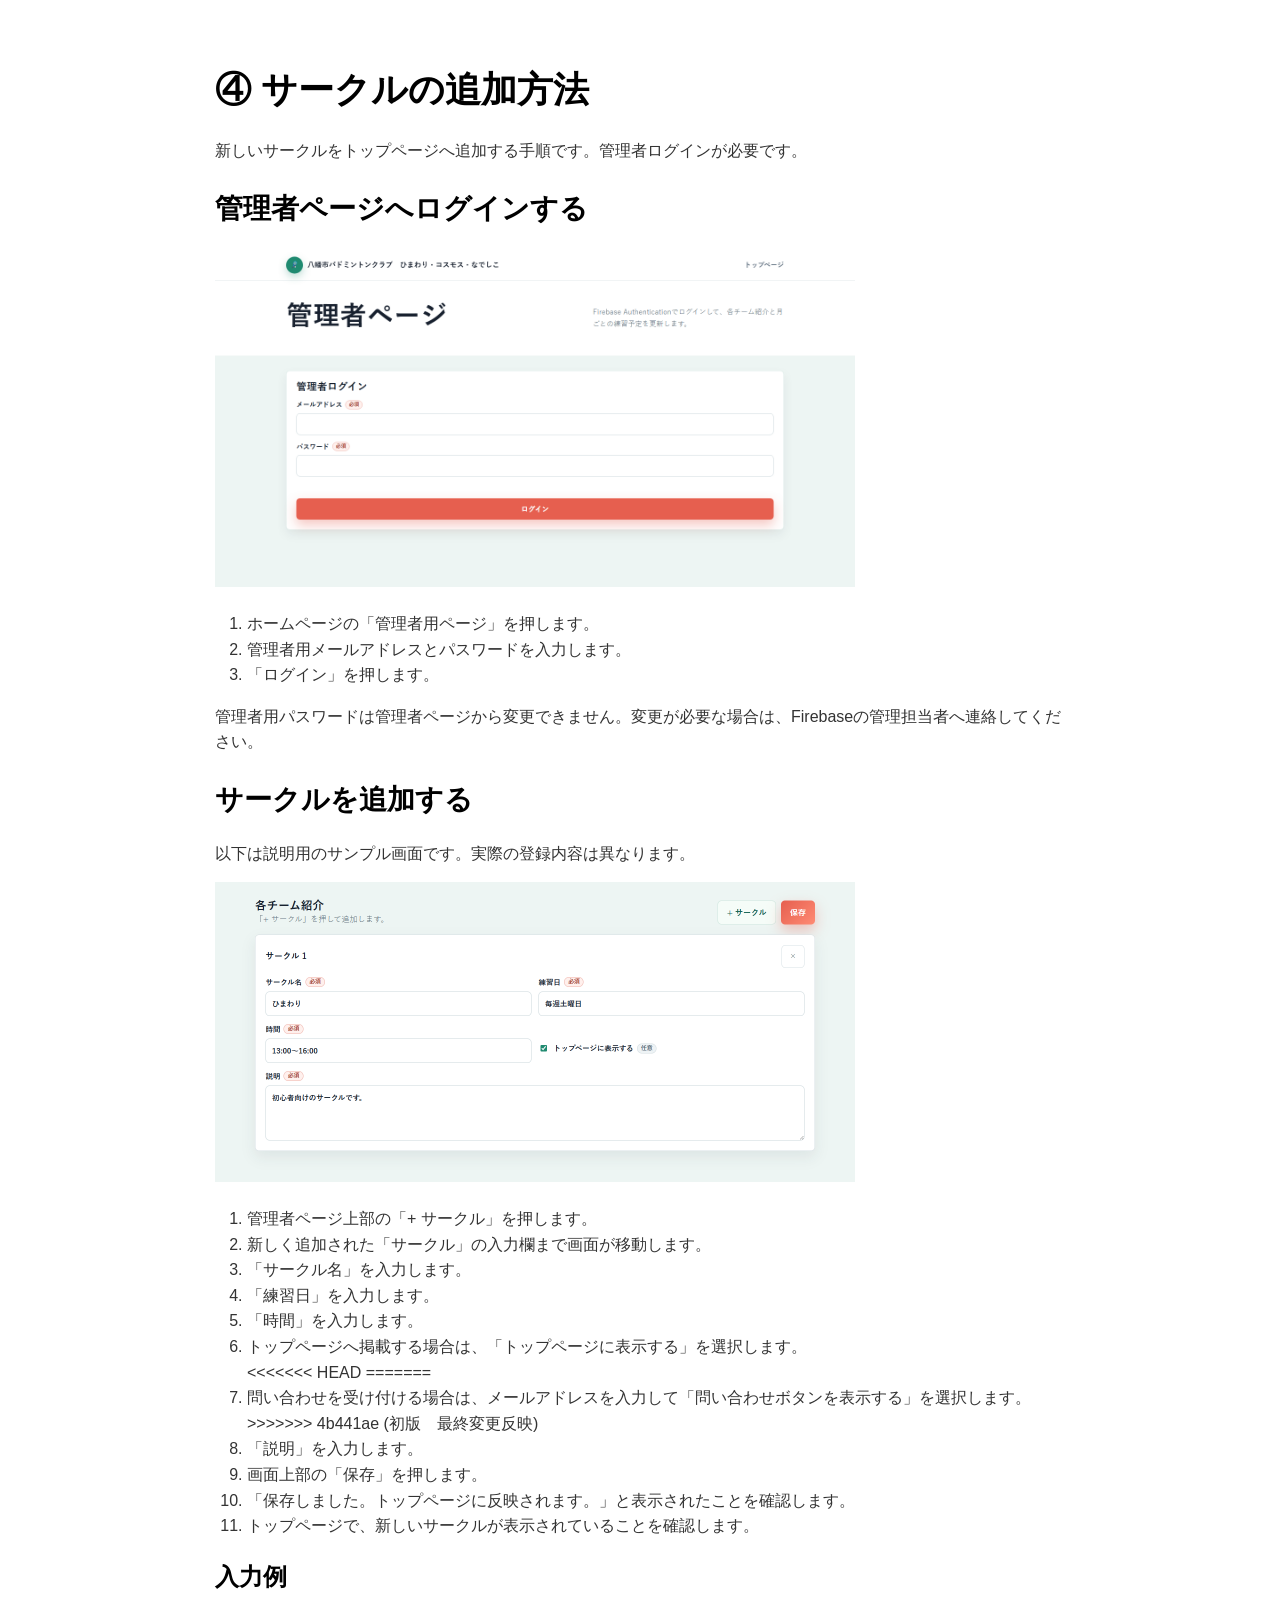
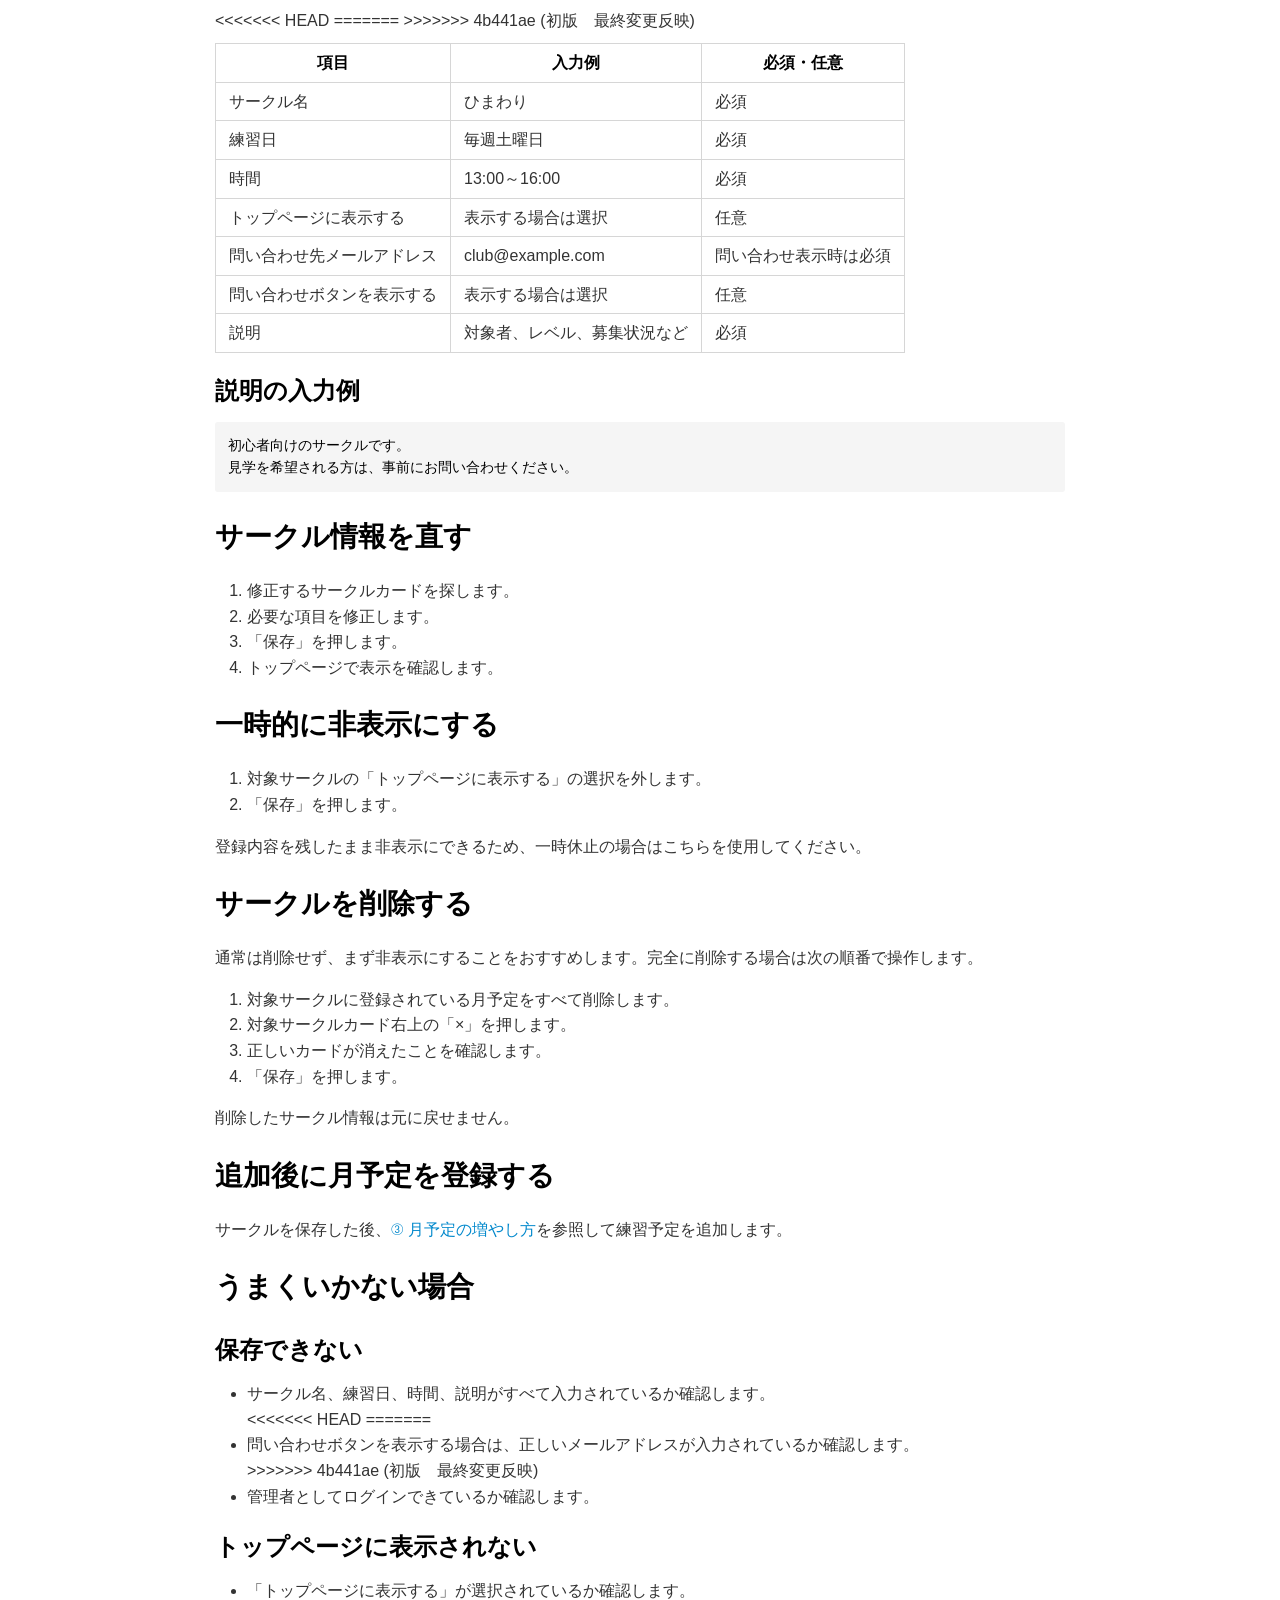
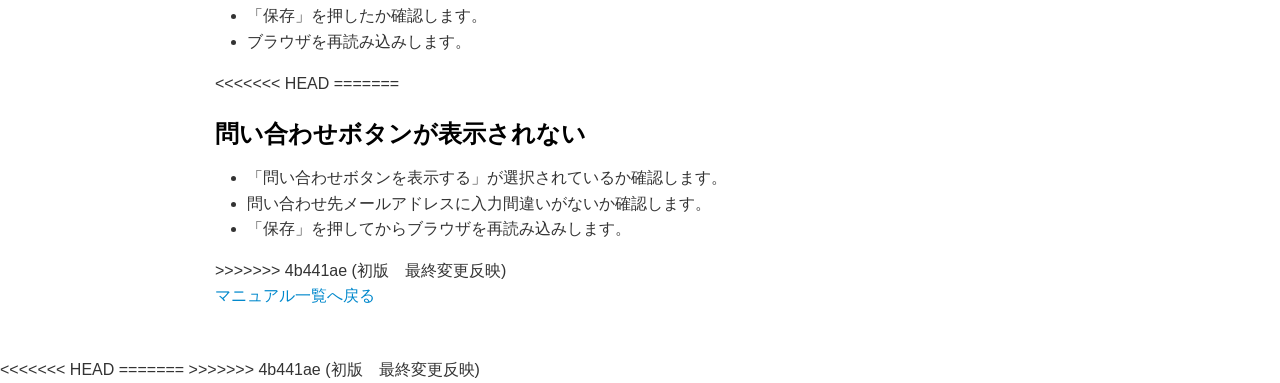
<file: manual/04-サークルの追加方法.html>
<!DOCTYPE html><html><head>
      <title>04-サークルの追加方法</title>
      <meta charset="utf-8">
      <meta name="viewport" content="width=device-width, initial-scale=1.0">
      <link rel="icon" href="../assets/favicon.ico" type="image/x-icon">
      
      <link rel="stylesheet" href="file:///c:\Users\Sugimoto-\.vscode\extensions\shd101wyy.markdown-preview-enhanced-0.8.30\crossnote\dependencies\katex\katex.min.css">
      
      
      
      
      
      
      
      <style>
      code[class*=language-],pre[class*=language-]{color:#333;background:0 0;font-family:Consolas,"Liberation Mono",Menlo,Courier,monospace;text-align:left;white-space:pre;word-spacing:normal;word-break:normal;word-wrap:normal;line-height:1.4;-moz-tab-size:8;-o-tab-size:8;tab-size:8;-webkit-hyphens:none;-moz-hyphens:none;-ms-hyphens:none;hyphens:none}pre[class*=language-]{padding:.8em;overflow:auto;border-radius:3px;background:#f5f5f5}:not(pre)>code[class*=language-]{padding:.1em;border-radius:.3em;white-space:normal;background:#f5f5f5}.token.blockquote,.token.comment{color:#969896}.token.cdata{color:#183691}.token.doctype,.token.macro.property,.token.punctuation,.token.variable{color:#333}.token.builtin,.token.important,.token.keyword,.token.operator,.token.rule{color:#a71d5d}.token.attr-value,.token.regex,.token.string,.token.url{color:#183691}.token.atrule,.token.boolean,.token.code,.token.command,.token.constant,.token.entity,.token.number,.token.property,.token.symbol{color:#0086b3}.token.prolog,.token.selector,.token.tag{color:#63a35c}.token.attr-name,.token.class,.token.class-name,.token.function,.token.id,.token.namespace,.token.pseudo-class,.token.pseudo-element,.token.url-reference .token.variable{color:#795da3}.token.entity{cursor:help}.token.title,.token.title .token.punctuation{font-weight:700;color:#1d3e81}.token.list{color:#ed6a43}.token.inserted{background-color:#eaffea;color:#55a532}.token.deleted{background-color:#ffecec;color:#bd2c00}.token.bold{font-weight:700}.token.italic{font-style:italic}.language-json .token.property{color:#183691}.language-markup .token.tag .token.punctuation{color:#333}.language-css .token.function,code.language-css{color:#0086b3}.language-yaml .token.atrule{color:#63a35c}code.language-yaml{color:#183691}.language-ruby .token.function{color:#333}.language-markdown .token.url{color:#795da3}.language-makefile .token.symbol{color:#795da3}.language-makefile .token.variable{color:#183691}.language-makefile .token.builtin{color:#0086b3}.language-bash .token.keyword{color:#0086b3}pre[data-line]{position:relative;padding:1em 0 1em 3em}pre[data-line] .line-highlight-wrapper{position:absolute;top:0;left:0;background-color:transparent;display:block;width:100%}pre[data-line] .line-highlight{position:absolute;left:0;right:0;padding:inherit 0;margin-top:1em;background:hsla(24,20%,50%,.08);background:linear-gradient(to right,hsla(24,20%,50%,.1) 70%,hsla(24,20%,50%,0));pointer-events:none;line-height:inherit;white-space:pre}pre[data-line] .line-highlight:before,pre[data-line] .line-highlight[data-end]:after{content:attr(data-start);position:absolute;top:.4em;left:.6em;min-width:1em;padding:0 .5em;background-color:hsla(24,20%,50%,.4);color:#f4f1ef;font:bold 65%/1.5 sans-serif;text-align:center;vertical-align:.3em;border-radius:999px;text-shadow:none;box-shadow:0 1px #fff}pre[data-line] .line-highlight[data-end]:after{content:attr(data-end);top:auto;bottom:.4em}html body{font-family:'Helvetica Neue',Helvetica,'Segoe UI',Arial,freesans,sans-serif;font-size:16px;line-height:1.6;color:#333;background-color:#fff;overflow:initial;box-sizing:border-box;word-wrap:break-word}html body>:first-child{margin-top:0}html body h1,html body h2,html body h3,html body h4,html body h5,html body h6{line-height:1.2;margin-top:1em;margin-bottom:16px;color:#000}html body h1{font-size:2.25em;font-weight:300;padding-bottom:.3em}html body h2{font-size:1.75em;font-weight:400;padding-bottom:.3em}html body h3{font-size:1.5em;font-weight:500}html body h4{font-size:1.25em;font-weight:600}html body h5{font-size:1.1em;font-weight:600}html body h6{font-size:1em;font-weight:600}html body h1,html body h2,html body h3,html body h4,html body h5{font-weight:600}html body h5{font-size:1em}html body h6{color:#5c5c5c}html body strong{color:#000}html body del{color:#5c5c5c}html body a:not([href]){color:inherit;text-decoration:none}html body a{color:#08c;text-decoration:none}html body a:hover{color:#00a3f5;text-decoration:none}html body img{max-width:100%}html body>p{margin-top:0;margin-bottom:16px;word-wrap:break-word}html body>ol,html body>ul{margin-bottom:16px}html body ol,html body ul{padding-left:2em}html body ol.no-list,html body ul.no-list{padding:0;list-style-type:none}html body ol ol,html body ol ul,html body ul ol,html body ul ul{margin-top:0;margin-bottom:0}html body li{margin-bottom:0}html body li.task-list-item{list-style:none}html body li>p{margin-top:0;margin-bottom:0}html body .task-list-item-checkbox{margin:0 .2em .25em -1.8em;vertical-align:middle}html body .task-list-item-checkbox:hover{cursor:pointer}html body blockquote{margin:16px 0;font-size:inherit;padding:0 15px;color:#5c5c5c;background-color:#f0f0f0;border-left:4px solid #d6d6d6}html body blockquote>:first-child{margin-top:0}html body blockquote>:last-child{margin-bottom:0}html body hr{height:4px;margin:32px 0;background-color:#d6d6d6;border:0 none}html body table{margin:10px 0 15px 0;border-collapse:collapse;border-spacing:0;display:block;width:100%;overflow:auto;word-break:normal;word-break:keep-all}html body table th{font-weight:700;color:#000}html body table td,html body table th{border:1px solid #d6d6d6;padding:6px 13px}html body dl{padding:0}html body dl dt{padding:0;margin-top:16px;font-size:1em;font-style:italic;font-weight:700}html body dl dd{padding:0 16px;margin-bottom:16px}html body code{font-family:Menlo,Monaco,Consolas,'Courier New',monospace;font-size:.85em;color:#000;background-color:#f0f0f0;border-radius:3px;padding:.2em 0}html body code::after,html body code::before{letter-spacing:-.2em;content:'\00a0'}html body pre>code{padding:0;margin:0;word-break:normal;white-space:pre;background:0 0;border:0}html body .highlight{margin-bottom:16px}html body .highlight pre,html body pre{padding:1em;overflow:auto;line-height:1.45;border:#d6d6d6;border-radius:3px}html body .highlight pre{margin-bottom:0;word-break:normal}html body pre code,html body pre tt{display:inline;max-width:initial;padding:0;margin:0;overflow:initial;line-height:inherit;word-wrap:normal;background-color:transparent;border:0}html body pre code:after,html body pre code:before,html body pre tt:after,html body pre tt:before{content:normal}html body blockquote,html body dl,html body ol,html body p,html body pre,html body ul{margin-top:0;margin-bottom:16px}html body kbd{color:#000;border:1px solid #d6d6d6;border-bottom:2px solid #c7c7c7;padding:2px 4px;background-color:#f0f0f0;border-radius:3px}@media print{html body{background-color:#fff}html body h1,html body h2,html body h3,html body h4,html body h5,html body h6{color:#000;page-break-after:avoid}html body blockquote{color:#5c5c5c}html body pre{page-break-inside:avoid}html body table{display:table}html body img{display:block;max-width:100%;max-height:100%}html body code,html body pre{word-wrap:break-word;white-space:pre}}.markdown-preview{width:100%;height:100%;box-sizing:border-box}.markdown-preview ul{list-style:disc}.markdown-preview ul ul{list-style:circle}.markdown-preview ul ul ul{list-style:square}.markdown-preview ol{list-style:decimal}.markdown-preview ol ol,.markdown-preview ul ol{list-style-type:lower-roman}.markdown-preview ol ol ol,.markdown-preview ol ul ol,.markdown-preview ul ol ol,.markdown-preview ul ul ol{list-style-type:lower-alpha}.markdown-preview .newpage,.markdown-preview .pagebreak{page-break-before:always}.markdown-preview pre.line-numbers{position:relative;padding-left:3.8em;counter-reset:linenumber}.markdown-preview pre.line-numbers>code{position:relative}.markdown-preview pre.line-numbers .line-numbers-rows{position:absolute;pointer-events:none;top:1em;font-size:100%;left:0;width:3em;letter-spacing:-1px;border-right:1px solid #999;-webkit-user-select:none;-moz-user-select:none;-ms-user-select:none;user-select:none}.markdown-preview pre.line-numbers .line-numbers-rows>span{pointer-events:none;display:block;counter-increment:linenumber}.markdown-preview pre.line-numbers .line-numbers-rows>span:before{content:counter(linenumber);color:#999;display:block;padding-right:.8em;text-align:right}.markdown-preview .mathjax-exps .MathJax_Display{text-align:center!important}.markdown-preview:not([data-for=preview]) .code-chunk .code-chunk-btn-group{display:none}.markdown-preview:not([data-for=preview]) .code-chunk .status{display:none}.markdown-preview:not([data-for=preview]) .code-chunk .output-div{margin-bottom:16px}.markdown-preview .md-toc{padding:0}.markdown-preview .md-toc .md-toc-details{margin:0;padding:0;border:none}.markdown-preview .md-toc summary.md-toc-link-wrapper{cursor:pointer;list-style-position:outside}.markdown-preview .md-toc summary.md-toc-link-wrapper::marker{font-size:.85em}.markdown-preview .md-toc .md-toc-link-wrapper .md-toc-link{display:inline;padding:.25rem 0}.markdown-preview .md-toc .md-toc-link-wrapper .md-toc-link div,.markdown-preview .md-toc .md-toc-link-wrapper .md-toc-link p{display:inline}.markdown-preview .md-toc .md-toc-link-wrapper.highlighted .md-toc-link{font-weight:800}.markdown-preview .md-toc .md-toc-link-wrapper[data-level='0']{margin-left:12px}.markdown-preview .md-toc .md-toc-link-wrapper[data-level='1']{margin-left:28px}.markdown-preview .md-toc .md-toc-link-wrapper[data-level='2']{margin-left:44px}.markdown-preview .md-toc .md-toc-link-wrapper[data-level='3']{margin-left:60px}.markdown-preview .md-toc .md-toc-link-wrapper[data-level='4']{margin-left:76px}.markdown-preview .md-toc .md-toc-link-wrapper[data-level='5']{margin-left:80px}.markdown-preview a.tag,.markdown-preview a.tag:active,.markdown-preview a.tag:link,.markdown-preview a.tag:visited,.markdown-preview span.tag:not(.token){display:inline-block;background-color:var(--vscode-badge-background,rgba(127,127,127,.18));color:var(--vscode-badge-foreground,currentColor);border-radius:2em;font-size:.85em;font-weight:500;padding:.05em .55em;line-height:1.5;white-space:nowrap;text-decoration:none;text-shadow:none;box-shadow:none;transition:background-color .12s ease,opacity .12s ease}.markdown-preview a.tag{cursor:pointer}.markdown-preview a.tag:focus,.markdown-preview a.tag:hover{background-color:var(--vscode-badge-background,rgba(127,127,127,.32));color:var(--vscode-badge-foreground,currentColor);opacity:.85;text-decoration:none;outline:0}.markdown-preview .wikilink-embed-content{border-left:3px solid var(--vscode-textBlockQuote-border,rgba(128,128,128,.3));background:var(--vscode-textBlockQuote-background,rgba(128,128,128,.05));margin:.5em 0;padding:.5em .75em;border-radius:0 3px 3px 0}.markdown-preview .wikilink-embed-content.wikilink-embed-error{border-left-color:var(--vscode-errorForeground,#cf222e);color:var(--vscode-errorForeground,#cf222e);font-style:italic;opacity:.8}.markdown-preview .wikilink-embed-content h1:first-child,.markdown-preview .wikilink-embed-content h2:first-child,.markdown-preview .wikilink-embed-content h3:first-child,.markdown-preview .wikilink-embed-content h4:first-child,.markdown-preview .wikilink-embed-content h5:first-child,.markdown-preview .wikilink-embed-content h6:first-child{margin-top:.25em}.markdown-preview .wikilink-embed-content .wikilink-embed-content{margin:.25em 0;padding:.25em .5em}.markdown-preview .block-id{display:none}.scrollbar-style::-webkit-scrollbar{width:8px}.scrollbar-style::-webkit-scrollbar-track{border-radius:10px;background-color:transparent}.scrollbar-style::-webkit-scrollbar-thumb{border-radius:5px;background-color:var(--vscode-scrollbarSlider-background,rgba(150,150,150,.66));border:4px solid var(--vscode-scrollbarSlider-background,rgba(150,150,150,.66));background-clip:content-box}.scrollbar-style::-webkit-scrollbar-thumb:hover{background-color:var(--vscode-scrollbarSlider-hoverBackground,rgba(120,120,120,.66))}html body[for=html-export]:not([data-presentation-mode]){position:relative;width:100%;height:100%;top:0;left:0;margin:0;padding:0;overflow:auto}html body[for=html-export]:not([data-presentation-mode]) .markdown-preview{position:relative;top:0;min-height:100vh}@media screen and (min-width:914px){html body[for=html-export]:not([data-presentation-mode]) .markdown-preview{padding:2em calc(50% - 457px + 2em)}}@media screen and (max-width:914px){html body[for=html-export]:not([data-presentation-mode]) .markdown-preview{padding:2em}}@media screen and (max-width:450px){html body[for=html-export]:not([data-presentation-mode]) .markdown-preview{font-size:14px!important;padding:1em}}@media print{html body[for=html-export]:not([data-presentation-mode]) #sidebar-toc-btn{display:none}}html body[for=html-export]:not([data-presentation-mode]) #sidebar-toc-btn{position:fixed;bottom:8px;left:8px;font-size:28px;cursor:pointer;color:inherit;z-index:99;width:32px;text-align:center;opacity:.4}html body[for=html-export]:not([data-presentation-mode])[html-show-sidebar-toc] #sidebar-toc-btn{opacity:1}html body[for=html-export]:not([data-presentation-mode])[html-show-sidebar-toc] .md-sidebar-toc{position:fixed;top:0;left:0;width:300px;height:100%;padding:32px 0 48px 0;font-size:14px;box-shadow:0 0 4px rgba(150,150,150,.33);box-sizing:border-box;overflow:auto;background-color:inherit}html body[for=html-export]:not([data-presentation-mode])[html-show-sidebar-toc] .md-sidebar-toc::-webkit-scrollbar{width:8px}html body[for=html-export]:not([data-presentation-mode])[html-show-sidebar-toc] .md-sidebar-toc::-webkit-scrollbar-track{border-radius:10px;background-color:transparent}html body[for=html-export]:not([data-presentation-mode])[html-show-sidebar-toc] .md-sidebar-toc::-webkit-scrollbar-thumb{border-radius:5px;background-color:var(--vscode-scrollbarSlider-background,rgba(150,150,150,.66));border:4px solid var(--vscode-scrollbarSlider-background,rgba(150,150,150,.66));background-clip:content-box}html body[for=html-export]:not([data-presentation-mode])[html-show-sidebar-toc] .md-sidebar-toc::-webkit-scrollbar-thumb:hover{background-color:var(--vscode-scrollbarSlider-hoverBackground,rgba(120,120,120,.66))}html body[for=html-export]:not([data-presentation-mode])[html-show-sidebar-toc] .md-sidebar-toc a{text-decoration:none}html body[for=html-export]:not([data-presentation-mode])[html-show-sidebar-toc] .md-sidebar-toc .md-toc{padding:0 16px}html body[for=html-export]:not([data-presentation-mode])[html-show-sidebar-toc] .md-sidebar-toc .md-toc .md-toc-details{margin:0;padding:0;border:none}html body[for=html-export]:not([data-presentation-mode])[html-show-sidebar-toc] .md-sidebar-toc .md-toc .md-toc-link-wrapper .md-toc-link{display:inline;padding:.25rem 0}html body[for=html-export]:not([data-presentation-mode])[html-show-sidebar-toc] .md-sidebar-toc .md-toc .md-toc-link-wrapper .md-toc-link div,html body[for=html-export]:not([data-presentation-mode])[html-show-sidebar-toc] .md-sidebar-toc .md-toc .md-toc-link-wrapper .md-toc-link p{display:inline}html body[for=html-export]:not([data-presentation-mode])[html-show-sidebar-toc] .md-sidebar-toc .md-toc .md-toc-link-wrapper.highlighted .md-toc-link{font-weight:800}html body[for=html-export]:not([data-presentation-mode])[html-show-sidebar-toc] .md-sidebar-toc .md-toc .md-toc-link-wrapper[data-level='0']{padding-left:0}html body[for=html-export]:not([data-presentation-mode])[html-show-sidebar-toc] .md-sidebar-toc .md-toc .md-toc-link-wrapper[data-level='1']{padding-left:16px}html body[for=html-export]:not([data-presentation-mode])[html-show-sidebar-toc] .md-sidebar-toc .md-toc .md-toc-link-wrapper[data-level='2']{padding-left:32px}html body[for=html-export]:not([data-presentation-mode])[html-show-sidebar-toc] .md-sidebar-toc .md-toc .md-toc-link-wrapper[data-level='3']{padding-left:48px}html body[for=html-export]:not([data-presentation-mode])[html-show-sidebar-toc] .md-sidebar-toc .md-toc .md-toc-link-wrapper[data-level='4']{padding-left:64px}html body[for=html-export]:not([data-presentation-mode])[html-show-sidebar-toc] .md-sidebar-toc .md-toc .md-toc-link-wrapper[data-level='5']{padding-left:80px}html body[for=html-export]:not([data-presentation-mode])[html-show-sidebar-toc] .markdown-preview{left:300px;width:calc(100% - 300px);padding:2em calc(50% - 457px - 300px / 2);margin:0;box-sizing:border-box}@media screen and (max-width:1274px){html body[for=html-export]:not([data-presentation-mode])[html-show-sidebar-toc] .markdown-preview{padding:2em}}@media screen and (max-width:450px){html body[for=html-export]:not([data-presentation-mode])[html-show-sidebar-toc] .markdown-preview{width:100%}}html body[for=html-export]:not([data-presentation-mode]):not([html-show-sidebar-toc]) .markdown-preview{left:50%;transform:translateX(-50%)}html body[for=html-export]:not([data-presentation-mode]):not([html-show-sidebar-toc]) .md-sidebar-toc{display:none}
/* Please visit the URL below for more information: */
/*   https://shd101wyy.github.io/markdown-preview-enhanced/#/customize-css */

      </style>
      <!-- The content below will be included at the end of the <head> element. -->
<script type="text/javascript">
  document.addEventListener("DOMContentLoaded", function () {
    // your code here
  });
</script>
    </head>
    <body for="html-export">
      <div class="crossnote markdown-preview  ">
      
<h1 id="4-サークルの追加方法">④ サークルの追加方法 </h1>
<p>新しいサークルをトップページへ追加する手順です。管理者ログインが必要です。</p>
<h2 id="管理者ページへログインする">管理者ページへログインする </h2>
<p><a href="images/03-admin-login.png"><img src="images/03-admin-login.png" alt="管理者ログイン画面" width="640"></a></p>
<ol>
<li>ホームページの「管理者用ページ」を押します。</li>
<li>管理者用メールアドレスとパスワードを入力します。</li>
<li>「ログイン」を押します。</li>
</ol>
<p>管理者用パスワードは管理者ページから変更できません。変更が必要な場合は、Firebaseの管理担当者へ連絡してください。</p>
<h2 id="サークルを追加する">サークルを追加する </h2>
<p>以下は説明用のサンプル画面です。実際の登録内容は異なります。</p>
<p><a href="images/11-circle-add.png"><img src="images/11-circle-add.png" alt="サークルの入力画面" width="640"></a></p>
<ol>
<li>管理者ページ上部の「+ サークル」を押します。</li>
<li>新しく追加された「サークル」の入力欄まで画面が移動します。</li>
<li>「サークル名」を入力します。</li>
<li>「練習日」を入力します。</li>
<li>「時間」を入力します。</li>
<li>トップページへ掲載する場合は、「トップページに表示する」を選択します。</li>
<<<<<<< HEAD
=======
<li>問い合わせを受け付ける場合は、メールアドレスを入力して「問い合わせボタンを表示する」を選択します。</li>
>>>>>>> 4b441ae (初版　最終変更反映)
<li>「説明」を入力します。</li>
<li>画面上部の「保存」を押します。</li>
<li>「保存しました。トップページに反映されます。」と表示されたことを確認します。</li>
<li>トップページで、新しいサークルが表示されていることを確認します。</li>
</ol>
<h3 id="入力例">入力例 </h3>
<table>
<thead>
<tr>
<th>項目</th>
<th>入力例</th>
<th>必須・任意</th>
</tr>
</thead>
<tbody>
<tr>
<td>サークル名</td>
<td>ひまわり</td>
<td>必須</td>
</tr>
<tr>
<td>練習日</td>
<td>毎週土曜日</td>
<td>必須</td>
</tr>
<tr>
<td>時間</td>
<td>13:00～16:00</td>
<td>必須</td>
</tr>
<tr>
<td>トップページに表示する</td>
<td>表示する場合は選択</td>
<td>任意</td>
</tr>
<tr>
<<<<<<< HEAD
=======
<td>問い合わせ先メールアドレス</td>
<td>club@example.com</td>
<td>問い合わせ表示時は必須</td>
</tr>
<tr>
<td>問い合わせボタンを表示する</td>
<td>表示する場合は選択</td>
<td>任意</td>
</tr>
<tr>
>>>>>>> 4b441ae (初版　最終変更反映)
<td>説明</td>
<td>対象者、レベル、募集状況など</td>
<td>必須</td>
</tr>
</tbody>
</table>
<h3 id="説明の入力例">説明の入力例 </h3>
<pre data-role="codeBlock" data-info="text" class="language-text text"><code>初心者向けのサークルです。
見学を希望される方は、事前にお問い合わせください。
</code></pre><h2 id="サークル情報を直す">サークル情報を直す </h2>
<ol>
<li>修正するサークルカードを探します。</li>
<li>必要な項目を修正します。</li>
<li>「保存」を押します。</li>
<li>トップページで表示を確認します。</li>
</ol>
<h2 id="一時的に非表示にする">一時的に非表示にする </h2>
<ol>
<li>対象サークルの「トップページに表示する」の選択を外します。</li>
<li>「保存」を押します。</li>
</ol>
<p>登録内容を残したまま非表示にできるため、一時休止の場合はこちらを使用してください。</p>
<h2 id="サークルを削除する">サークルを削除する </h2>
<p>通常は削除せず、まず非表示にすることをおすすめします。完全に削除する場合は次の順番で操作します。</p>
<ol>
<li>対象サークルに登録されている月予定をすべて削除します。</li>
<li>対象サークルカード右上の「×」を押します。</li>
<li>正しいカードが消えたことを確認します。</li>
<li>「保存」を押します。</li>
</ol>
<p>削除したサークル情報は元に戻せません。</p>
<h2 id="追加後に月予定を登録する">追加後に月予定を登録する </h2>
<p>サークルを保存した後、<a href="03-%E6%9C%88%E4%BA%88%E5%AE%9A%E3%81%AE%E5%A2%97%E3%82%84%E3%81%97%E6%96%B9.md">③ 月予定の増やし方</a>を参照して練習予定を追加します。</p>
<h2 id="うまくいかない場合">うまくいかない場合 </h2>
<h3 id="保存できない">保存できない </h3>
<ul>
<li>サークル名、練習日、時間、説明がすべて入力されているか確認します。</li>
<<<<<<< HEAD
=======
<li>問い合わせボタンを表示する場合は、正しいメールアドレスが入力されているか確認します。</li>
>>>>>>> 4b441ae (初版　最終変更反映)
<li>管理者としてログインできているか確認します。</li>
</ul>
<h3 id="トップページに表示されない">トップページに表示されない </h3>
<ul>
<li>「トップページに表示する」が選択されているか確認します。</li>
<li>「保存」を押したか確認します。</li>
<li>ブラウザを再読み込みします。</li>
</ul>
<<<<<<< HEAD
=======
<h3 id="問い合わせボタンが表示されない">問い合わせボタンが表示されない </h3>
<ul>
<li>「問い合わせボタンを表示する」が選択されているか確認します。</li>
<li>問い合わせ先メールアドレスに入力間違いがないか確認します。</li>
<li>「保存」を押してからブラウザを再読み込みします。</li>
</ul>
>>>>>>> 4b441ae (初版　最終変更反映)
<p><a href="%E6%93%8D%E4%BD%9C%E3%83%9E%E3%83%8B%E3%83%A5%E3%82%A2%E3%83%AB.md">マニュアル一覧へ戻る</a></p>

      </div>
      
      
    
    
    
    
    
    
  
<<<<<<< HEAD
    </body></html>
=======
    </body></html>
>>>>>>> 4b441ae (初版　最終変更反映)
</file>
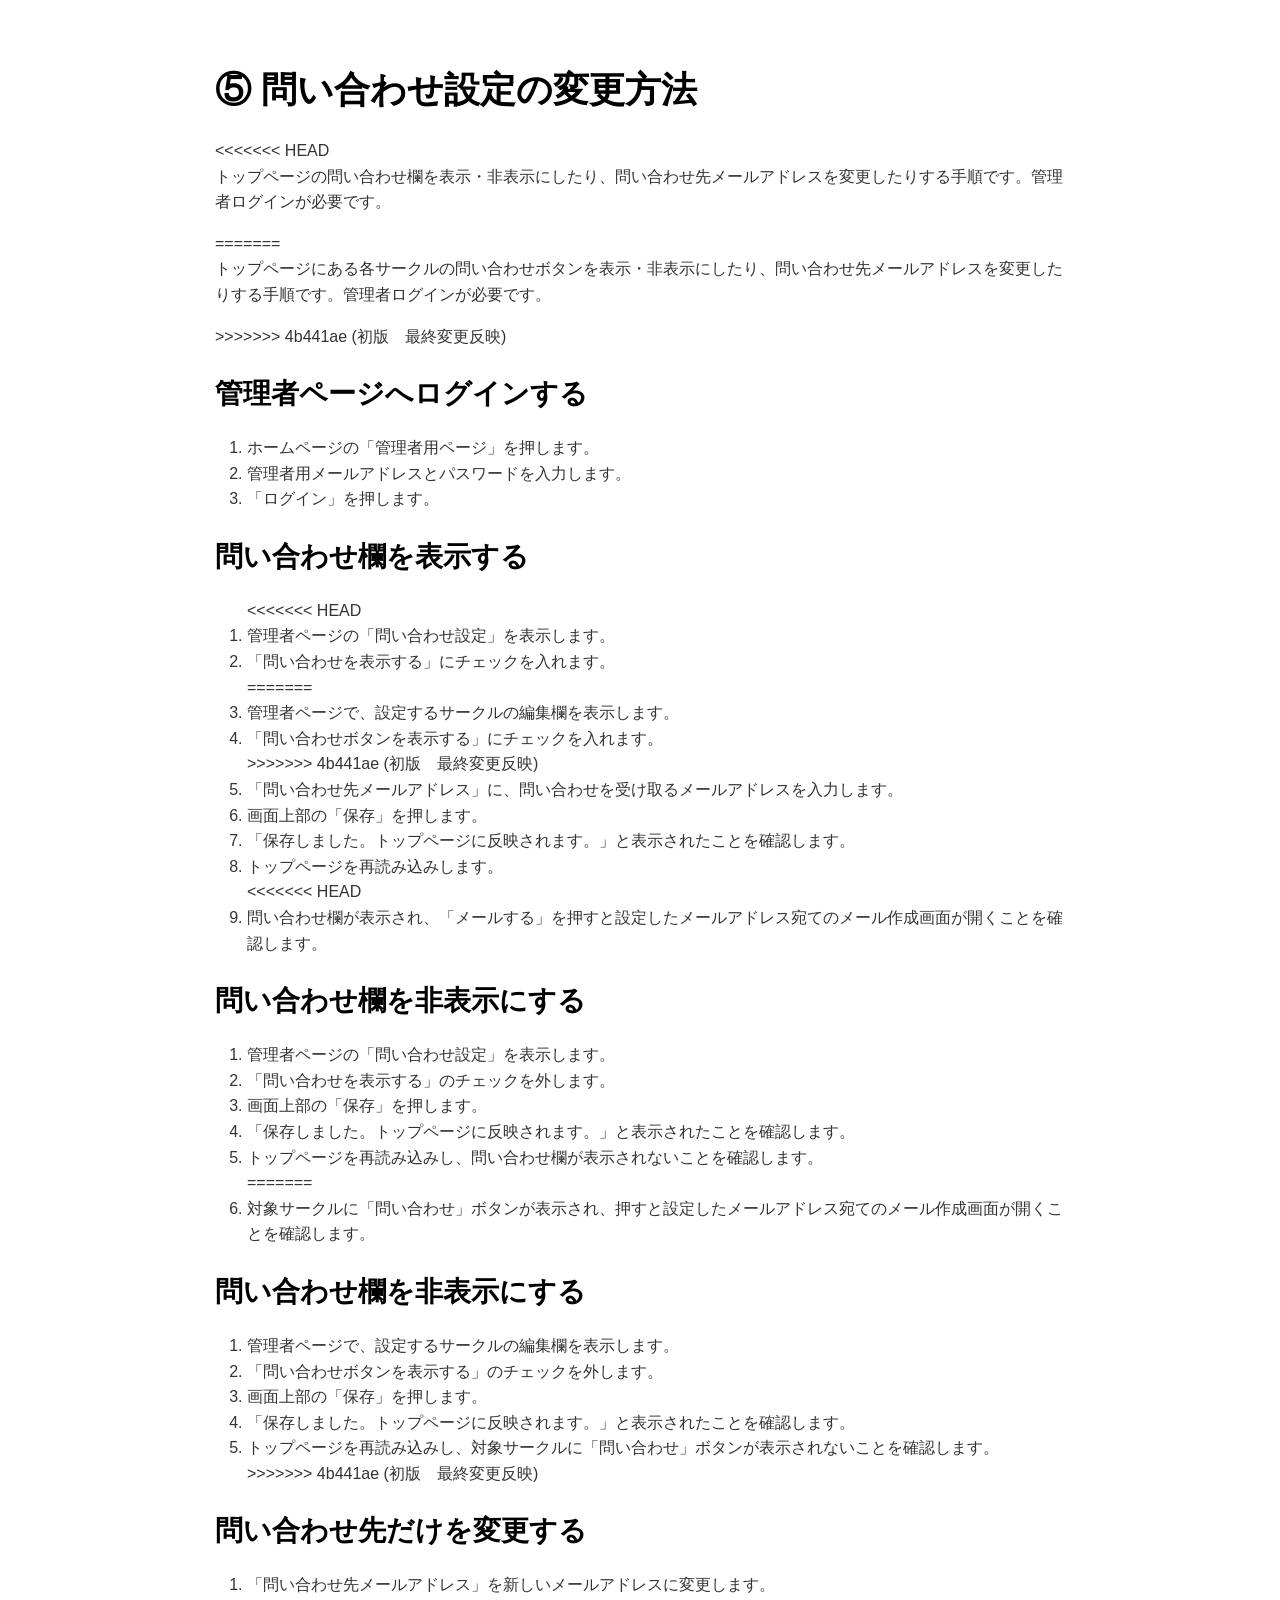
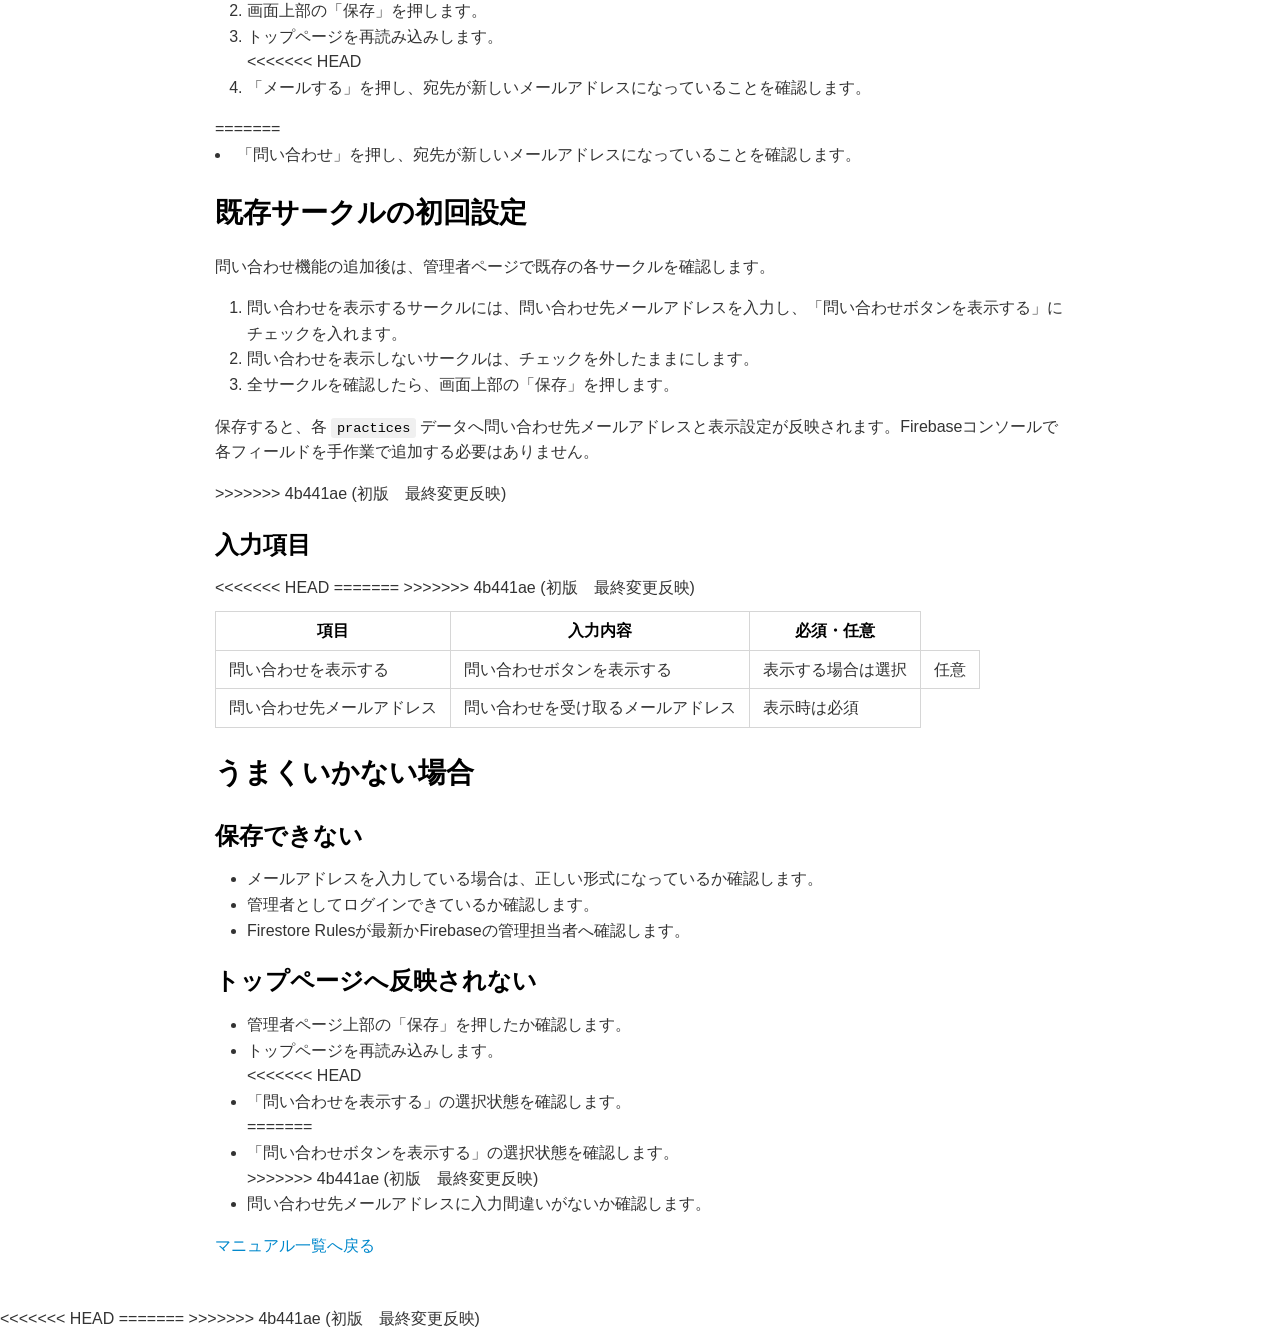
<file: manual/05-問い合わせ設定の変更方法.html>
<!DOCTYPE html><html><head>
      <title>05-問い合わせ設定の変更方法</title>
      <meta charset="utf-8">
      <meta name="viewport" content="width=device-width, initial-scale=1.0">
      <link rel="icon" href="../assets/favicon.ico" type="image/x-icon">
      
      <link rel="stylesheet" href="file:///c:\Users\Sugimoto-\.vscode\extensions\shd101wyy.markdown-preview-enhanced-0.8.30\crossnote\dependencies\katex\katex.min.css">
      
      
      
      
      
      
      
      <style>
      code[class*=language-],pre[class*=language-]{color:#333;background:0 0;font-family:Consolas,"Liberation Mono",Menlo,Courier,monospace;text-align:left;white-space:pre;word-spacing:normal;word-break:normal;word-wrap:normal;line-height:1.4;-moz-tab-size:8;-o-tab-size:8;tab-size:8;-webkit-hyphens:none;-moz-hyphens:none;-ms-hyphens:none;hyphens:none}pre[class*=language-]{padding:.8em;overflow:auto;border-radius:3px;background:#f5f5f5}:not(pre)>code[class*=language-]{padding:.1em;border-radius:.3em;white-space:normal;background:#f5f5f5}.token.blockquote,.token.comment{color:#969896}.token.cdata{color:#183691}.token.doctype,.token.macro.property,.token.punctuation,.token.variable{color:#333}.token.builtin,.token.important,.token.keyword,.token.operator,.token.rule{color:#a71d5d}.token.attr-value,.token.regex,.token.string,.token.url{color:#183691}.token.atrule,.token.boolean,.token.code,.token.command,.token.constant,.token.entity,.token.number,.token.property,.token.symbol{color:#0086b3}.token.prolog,.token.selector,.token.tag{color:#63a35c}.token.attr-name,.token.class,.token.class-name,.token.function,.token.id,.token.namespace,.token.pseudo-class,.token.pseudo-element,.token.url-reference .token.variable{color:#795da3}.token.entity{cursor:help}.token.title,.token.title .token.punctuation{font-weight:700;color:#1d3e81}.token.list{color:#ed6a43}.token.inserted{background-color:#eaffea;color:#55a532}.token.deleted{background-color:#ffecec;color:#bd2c00}.token.bold{font-weight:700}.token.italic{font-style:italic}.language-json .token.property{color:#183691}.language-markup .token.tag .token.punctuation{color:#333}.language-css .token.function,code.language-css{color:#0086b3}.language-yaml .token.atrule{color:#63a35c}code.language-yaml{color:#183691}.language-ruby .token.function{color:#333}.language-markdown .token.url{color:#795da3}.language-makefile .token.symbol{color:#795da3}.language-makefile .token.variable{color:#183691}.language-makefile .token.builtin{color:#0086b3}.language-bash .token.keyword{color:#0086b3}pre[data-line]{position:relative;padding:1em 0 1em 3em}pre[data-line] .line-highlight-wrapper{position:absolute;top:0;left:0;background-color:transparent;display:block;width:100%}pre[data-line] .line-highlight{position:absolute;left:0;right:0;padding:inherit 0;margin-top:1em;background:hsla(24,20%,50%,.08);background:linear-gradient(to right,hsla(24,20%,50%,.1) 70%,hsla(24,20%,50%,0));pointer-events:none;line-height:inherit;white-space:pre}pre[data-line] .line-highlight:before,pre[data-line] .line-highlight[data-end]:after{content:attr(data-start);position:absolute;top:.4em;left:.6em;min-width:1em;padding:0 .5em;background-color:hsla(24,20%,50%,.4);color:#f4f1ef;font:bold 65%/1.5 sans-serif;text-align:center;vertical-align:.3em;border-radius:999px;text-shadow:none;box-shadow:0 1px #fff}pre[data-line] .line-highlight[data-end]:after{content:attr(data-end);top:auto;bottom:.4em}html body{font-family:'Helvetica Neue',Helvetica,'Segoe UI',Arial,freesans,sans-serif;font-size:16px;line-height:1.6;color:#333;background-color:#fff;overflow:initial;box-sizing:border-box;word-wrap:break-word}html body>:first-child{margin-top:0}html body h1,html body h2,html body h3,html body h4,html body h5,html body h6{line-height:1.2;margin-top:1em;margin-bottom:16px;color:#000}html body h1{font-size:2.25em;font-weight:300;padding-bottom:.3em}html body h2{font-size:1.75em;font-weight:400;padding-bottom:.3em}html body h3{font-size:1.5em;font-weight:500}html body h4{font-size:1.25em;font-weight:600}html body h5{font-size:1.1em;font-weight:600}html body h6{font-size:1em;font-weight:600}html body h1,html body h2,html body h3,html body h4,html body h5{font-weight:600}html body h5{font-size:1em}html body h6{color:#5c5c5c}html body strong{color:#000}html body del{color:#5c5c5c}html body a:not([href]){color:inherit;text-decoration:none}html body a{color:#08c;text-decoration:none}html body a:hover{color:#00a3f5;text-decoration:none}html body img{max-width:100%}html body>p{margin-top:0;margin-bottom:16px;word-wrap:break-word}html body>ol,html body>ul{margin-bottom:16px}html body ol,html body ul{padding-left:2em}html body ol.no-list,html body ul.no-list{padding:0;list-style-type:none}html body ol ol,html body ol ul,html body ul ol,html body ul ul{margin-top:0;margin-bottom:0}html body li{margin-bottom:0}html body li.task-list-item{list-style:none}html body li>p{margin-top:0;margin-bottom:0}html body .task-list-item-checkbox{margin:0 .2em .25em -1.8em;vertical-align:middle}html body .task-list-item-checkbox:hover{cursor:pointer}html body blockquote{margin:16px 0;font-size:inherit;padding:0 15px;color:#5c5c5c;background-color:#f0f0f0;border-left:4px solid #d6d6d6}html body blockquote>:first-child{margin-top:0}html body blockquote>:last-child{margin-bottom:0}html body hr{height:4px;margin:32px 0;background-color:#d6d6d6;border:0 none}html body table{margin:10px 0 15px 0;border-collapse:collapse;border-spacing:0;display:block;width:100%;overflow:auto;word-break:normal;word-break:keep-all}html body table th{font-weight:700;color:#000}html body table td,html body table th{border:1px solid #d6d6d6;padding:6px 13px}html body dl{padding:0}html body dl dt{padding:0;margin-top:16px;font-size:1em;font-style:italic;font-weight:700}html body dl dd{padding:0 16px;margin-bottom:16px}html body code{font-family:Menlo,Monaco,Consolas,'Courier New',monospace;font-size:.85em;color:#000;background-color:#f0f0f0;border-radius:3px;padding:.2em 0}html body code::after,html body code::before{letter-spacing:-.2em;content:'\00a0'}html body pre>code{padding:0;margin:0;word-break:normal;white-space:pre;background:0 0;border:0}html body .highlight{margin-bottom:16px}html body .highlight pre,html body pre{padding:1em;overflow:auto;line-height:1.45;border:#d6d6d6;border-radius:3px}html body .highlight pre{margin-bottom:0;word-break:normal}html body pre code,html body pre tt{display:inline;max-width:initial;padding:0;margin:0;overflow:initial;line-height:inherit;word-wrap:normal;background-color:transparent;border:0}html body pre code:after,html body pre code:before,html body pre tt:after,html body pre tt:before{content:normal}html body blockquote,html body dl,html body ol,html body p,html body pre,html body ul{margin-top:0;margin-bottom:16px}html body kbd{color:#000;border:1px solid #d6d6d6;border-bottom:2px solid #c7c7c7;padding:2px 4px;background-color:#f0f0f0;border-radius:3px}@media print{html body{background-color:#fff}html body h1,html body h2,html body h3,html body h4,html body h5,html body h6{color:#000;page-break-after:avoid}html body blockquote{color:#5c5c5c}html body pre{page-break-inside:avoid}html body table{display:table}html body img{display:block;max-width:100%;max-height:100%}html body code,html body pre{word-wrap:break-word;white-space:pre}}.markdown-preview{width:100%;height:100%;box-sizing:border-box}.markdown-preview ul{list-style:disc}.markdown-preview ul ul{list-style:circle}.markdown-preview ul ul ul{list-style:square}.markdown-preview ol{list-style:decimal}.markdown-preview ol ol,.markdown-preview ul ol{list-style-type:lower-roman}.markdown-preview ol ol ol,.markdown-preview ol ul ol,.markdown-preview ul ol ol,.markdown-preview ul ul ol{list-style-type:lower-alpha}.markdown-preview .newpage,.markdown-preview .pagebreak{page-break-before:always}.markdown-preview pre.line-numbers{position:relative;padding-left:3.8em;counter-reset:linenumber}.markdown-preview pre.line-numbers>code{position:relative}.markdown-preview pre.line-numbers .line-numbers-rows{position:absolute;pointer-events:none;top:1em;font-size:100%;left:0;width:3em;letter-spacing:-1px;border-right:1px solid #999;-webkit-user-select:none;-moz-user-select:none;-ms-user-select:none;user-select:none}.markdown-preview pre.line-numbers .line-numbers-rows>span{pointer-events:none;display:block;counter-increment:linenumber}.markdown-preview pre.line-numbers .line-numbers-rows>span:before{content:counter(linenumber);color:#999;display:block;padding-right:.8em;text-align:right}.markdown-preview .mathjax-exps .MathJax_Display{text-align:center!important}.markdown-preview:not([data-for=preview]) .code-chunk .code-chunk-btn-group{display:none}.markdown-preview:not([data-for=preview]) .code-chunk .status{display:none}.markdown-preview:not([data-for=preview]) .code-chunk .output-div{margin-bottom:16px}.markdown-preview .md-toc{padding:0}.markdown-preview .md-toc .md-toc-details{margin:0;padding:0;border:none}.markdown-preview .md-toc summary.md-toc-link-wrapper{cursor:pointer;list-style-position:outside}.markdown-preview .md-toc summary.md-toc-link-wrapper::marker{font-size:.85em}.markdown-preview .md-toc .md-toc-link-wrapper .md-toc-link{display:inline;padding:.25rem 0}.markdown-preview .md-toc .md-toc-link-wrapper .md-toc-link div,.markdown-preview .md-toc .md-toc-link-wrapper .md-toc-link p{display:inline}.markdown-preview .md-toc .md-toc-link-wrapper.highlighted .md-toc-link{font-weight:800}.markdown-preview .md-toc .md-toc-link-wrapper[data-level='0']{margin-left:12px}.markdown-preview .md-toc .md-toc-link-wrapper[data-level='1']{margin-left:28px}.markdown-preview .md-toc .md-toc-link-wrapper[data-level='2']{margin-left:44px}.markdown-preview .md-toc .md-toc-link-wrapper[data-level='3']{margin-left:60px}.markdown-preview .md-toc .md-toc-link-wrapper[data-level='4']{margin-left:76px}.markdown-preview .md-toc .md-toc-link-wrapper[data-level='5']{margin-left:80px}.markdown-preview a.tag,.markdown-preview a.tag:active,.markdown-preview a.tag:link,.markdown-preview a.tag:visited,.markdown-preview span.tag:not(.token){display:inline-block;background-color:var(--vscode-badge-background,rgba(127,127,127,.18));color:var(--vscode-badge-foreground,currentColor);border-radius:2em;font-size:.85em;font-weight:500;padding:.05em .55em;line-height:1.5;white-space:nowrap;text-decoration:none;text-shadow:none;box-shadow:none;transition:background-color .12s ease,opacity .12s ease}.markdown-preview a.tag{cursor:pointer}.markdown-preview a.tag:focus,.markdown-preview a.tag:hover{background-color:var(--vscode-badge-background,rgba(127,127,127,.32));color:var(--vscode-badge-foreground,currentColor);opacity:.85;text-decoration:none;outline:0}.markdown-preview .wikilink-embed-content{border-left:3px solid var(--vscode-textBlockQuote-border,rgba(128,128,128,.3));background:var(--vscode-textBlockQuote-background,rgba(128,128,128,.05));margin:.5em 0;padding:.5em .75em;border-radius:0 3px 3px 0}.markdown-preview .wikilink-embed-content.wikilink-embed-error{border-left-color:var(--vscode-errorForeground,#cf222e);color:var(--vscode-errorForeground,#cf222e);font-style:italic;opacity:.8}.markdown-preview .wikilink-embed-content h1:first-child,.markdown-preview .wikilink-embed-content h2:first-child,.markdown-preview .wikilink-embed-content h3:first-child,.markdown-preview .wikilink-embed-content h4:first-child,.markdown-preview .wikilink-embed-content h5:first-child,.markdown-preview .wikilink-embed-content h6:first-child{margin-top:.25em}.markdown-preview .wikilink-embed-content .wikilink-embed-content{margin:.25em 0;padding:.25em .5em}.markdown-preview .block-id{display:none}.scrollbar-style::-webkit-scrollbar{width:8px}.scrollbar-style::-webkit-scrollbar-track{border-radius:10px;background-color:transparent}.scrollbar-style::-webkit-scrollbar-thumb{border-radius:5px;background-color:var(--vscode-scrollbarSlider-background,rgba(150,150,150,.66));border:4px solid var(--vscode-scrollbarSlider-background,rgba(150,150,150,.66));background-clip:content-box}.scrollbar-style::-webkit-scrollbar-thumb:hover{background-color:var(--vscode-scrollbarSlider-hoverBackground,rgba(120,120,120,.66))}html body[for=html-export]:not([data-presentation-mode]){position:relative;width:100%;height:100%;top:0;left:0;margin:0;padding:0;overflow:auto}html body[for=html-export]:not([data-presentation-mode]) .markdown-preview{position:relative;top:0;min-height:100vh}@media screen and (min-width:914px){html body[for=html-export]:not([data-presentation-mode]) .markdown-preview{padding:2em calc(50% - 457px + 2em)}}@media screen and (max-width:914px){html body[for=html-export]:not([data-presentation-mode]) .markdown-preview{padding:2em}}@media screen and (max-width:450px){html body[for=html-export]:not([data-presentation-mode]) .markdown-preview{font-size:14px!important;padding:1em}}@media print{html body[for=html-export]:not([data-presentation-mode]) #sidebar-toc-btn{display:none}}html body[for=html-export]:not([data-presentation-mode]) #sidebar-toc-btn{position:fixed;bottom:8px;left:8px;font-size:28px;cursor:pointer;color:inherit;z-index:99;width:32px;text-align:center;opacity:.4}html body[for=html-export]:not([data-presentation-mode])[html-show-sidebar-toc] #sidebar-toc-btn{opacity:1}html body[for=html-export]:not([data-presentation-mode])[html-show-sidebar-toc] .md-sidebar-toc{position:fixed;top:0;left:0;width:300px;height:100%;padding:32px 0 48px 0;font-size:14px;box-shadow:0 0 4px rgba(150,150,150,.33);box-sizing:border-box;overflow:auto;background-color:inherit}html body[for=html-export]:not([data-presentation-mode])[html-show-sidebar-toc] .md-sidebar-toc::-webkit-scrollbar{width:8px}html body[for=html-export]:not([data-presentation-mode])[html-show-sidebar-toc] .md-sidebar-toc::-webkit-scrollbar-track{border-radius:10px;background-color:transparent}html body[for=html-export]:not([data-presentation-mode])[html-show-sidebar-toc] .md-sidebar-toc::-webkit-scrollbar-thumb{border-radius:5px;background-color:var(--vscode-scrollbarSlider-background,rgba(150,150,150,.66));border:4px solid var(--vscode-scrollbarSlider-background,rgba(150,150,150,.66));background-clip:content-box}html body[for=html-export]:not([data-presentation-mode])[html-show-sidebar-toc] .md-sidebar-toc::-webkit-scrollbar-thumb:hover{background-color:var(--vscode-scrollbarSlider-hoverBackground,rgba(120,120,120,.66))}html body[for=html-export]:not([data-presentation-mode])[html-show-sidebar-toc] .md-sidebar-toc a{text-decoration:none}html body[for=html-export]:not([data-presentation-mode])[html-show-sidebar-toc] .md-sidebar-toc .md-toc{padding:0 16px}html body[for=html-export]:not([data-presentation-mode])[html-show-sidebar-toc] .md-sidebar-toc .md-toc .md-toc-details{margin:0;padding:0;border:none}html body[for=html-export]:not([data-presentation-mode])[html-show-sidebar-toc] .md-sidebar-toc .md-toc .md-toc-link-wrapper .md-toc-link{display:inline;padding:.25rem 0}html body[for=html-export]:not([data-presentation-mode])[html-show-sidebar-toc] .md-sidebar-toc .md-toc .md-toc-link-wrapper .md-toc-link div,html body[for=html-export]:not([data-presentation-mode])[html-show-sidebar-toc] .md-sidebar-toc .md-toc .md-toc-link-wrapper .md-toc-link p{display:inline}html body[for=html-export]:not([data-presentation-mode])[html-show-sidebar-toc] .md-sidebar-toc .md-toc .md-toc-link-wrapper.highlighted .md-toc-link{font-weight:800}html body[for=html-export]:not([data-presentation-mode])[html-show-sidebar-toc] .md-sidebar-toc .md-toc .md-toc-link-wrapper[data-level='0']{padding-left:0}html body[for=html-export]:not([data-presentation-mode])[html-show-sidebar-toc] .md-sidebar-toc .md-toc .md-toc-link-wrapper[data-level='1']{padding-left:16px}html body[for=html-export]:not([data-presentation-mode])[html-show-sidebar-toc] .md-sidebar-toc .md-toc .md-toc-link-wrapper[data-level='2']{padding-left:32px}html body[for=html-export]:not([data-presentation-mode])[html-show-sidebar-toc] .md-sidebar-toc .md-toc .md-toc-link-wrapper[data-level='3']{padding-left:48px}html body[for=html-export]:not([data-presentation-mode])[html-show-sidebar-toc] .md-sidebar-toc .md-toc .md-toc-link-wrapper[data-level='4']{padding-left:64px}html body[for=html-export]:not([data-presentation-mode])[html-show-sidebar-toc] .md-sidebar-toc .md-toc .md-toc-link-wrapper[data-level='5']{padding-left:80px}html body[for=html-export]:not([data-presentation-mode])[html-show-sidebar-toc] .markdown-preview{left:300px;width:calc(100% - 300px);padding:2em calc(50% - 457px - 300px / 2);margin:0;box-sizing:border-box}@media screen and (max-width:1274px){html body[for=html-export]:not([data-presentation-mode])[html-show-sidebar-toc] .markdown-preview{padding:2em}}@media screen and (max-width:450px){html body[for=html-export]:not([data-presentation-mode])[html-show-sidebar-toc] .markdown-preview{width:100%}}html body[for=html-export]:not([data-presentation-mode]):not([html-show-sidebar-toc]) .markdown-preview{left:50%;transform:translateX(-50%)}html body[for=html-export]:not([data-presentation-mode]):not([html-show-sidebar-toc]) .md-sidebar-toc{display:none}
/* Please visit the URL below for more information: */
/*   https://shd101wyy.github.io/markdown-preview-enhanced/#/customize-css */

      </style>
      <!-- The content below will be included at the end of the <head> element. -->
<script type="text/javascript">
  document.addEventListener("DOMContentLoaded", function () {
    // your code here
  });
</script>
    </head>
    <body for="html-export">
      <div class="crossnote markdown-preview  ">
      
<h1 id="5-問い合わせ設定の変更方法">⑤ 問い合わせ設定の変更方法 </h1>
<<<<<<< HEAD
<p>トップページの問い合わせ欄を表示・非表示にしたり、問い合わせ先メールアドレスを変更したりする手順です。管理者ログインが必要です。</p>
=======
<p>トップページにある各サークルの問い合わせボタンを表示・非表示にしたり、問い合わせ先メールアドレスを変更したりする手順です。管理者ログインが必要です。</p>
>>>>>>> 4b441ae (初版　最終変更反映)
<h2 id="管理者ページへログインする">管理者ページへログインする </h2>
<ol>
<li>ホームページの「管理者用ページ」を押します。</li>
<li>管理者用メールアドレスとパスワードを入力します。</li>
<li>「ログイン」を押します。</li>
</ol>
<h2 id="問い合わせ欄を表示する">問い合わせ欄を表示する </h2>
<ol>
<<<<<<< HEAD
<li>管理者ページの「問い合わせ設定」を表示します。</li>
<li>「問い合わせを表示する」にチェックを入れます。</li>
=======
<li>管理者ページで、設定するサークルの編集欄を表示します。</li>
<li>「問い合わせボタンを表示する」にチェックを入れます。</li>
>>>>>>> 4b441ae (初版　最終変更反映)
<li>「問い合わせ先メールアドレス」に、問い合わせを受け取るメールアドレスを入力します。</li>
<li>画面上部の「保存」を押します。</li>
<li>「保存しました。トップページに反映されます。」と表示されたことを確認します。</li>
<li>トップページを再読み込みします。</li>
<<<<<<< HEAD
<li>問い合わせ欄が表示され、「メールする」を押すと設定したメールアドレス宛てのメール作成画面が開くことを確認します。</li>
</ol>
<h2 id="問い合わせ欄を非表示にする">問い合わせ欄を非表示にする </h2>
<ol>
<li>管理者ページの「問い合わせ設定」を表示します。</li>
<li>「問い合わせを表示する」のチェックを外します。</li>
<li>画面上部の「保存」を押します。</li>
<li>「保存しました。トップページに反映されます。」と表示されたことを確認します。</li>
<li>トップページを再読み込みし、問い合わせ欄が表示されないことを確認します。</li>
=======
<li>対象サークルに「問い合わせ」ボタンが表示され、押すと設定したメールアドレス宛てのメール作成画面が開くことを確認します。</li>
</ol>
<h2 id="問い合わせ欄を非表示にする">問い合わせ欄を非表示にする </h2>
<ol>
<li>管理者ページで、設定するサークルの編集欄を表示します。</li>
<li>「問い合わせボタンを表示する」のチェックを外します。</li>
<li>画面上部の「保存」を押します。</li>
<li>「保存しました。トップページに反映されます。」と表示されたことを確認します。</li>
<li>トップページを再読み込みし、対象サークルに「問い合わせ」ボタンが表示されないことを確認します。</li>
>>>>>>> 4b441ae (初版　最終変更反映)
</ol>
<h2 id="問い合わせ先だけを変更する">問い合わせ先だけを変更する </h2>
<ol>
<li>「問い合わせ先メールアドレス」を新しいメールアドレスに変更します。</li>
<li>画面上部の「保存」を押します。</li>
<li>トップページを再読み込みします。</li>
<<<<<<< HEAD
<li>「メールする」を押し、宛先が新しいメールアドレスになっていることを確認します。</li>
</ol>
=======
<li>「問い合わせ」を押し、宛先が新しいメールアドレスになっていることを確認します。</li>
</ol>
<h2 id="既存サークルの初回設定">既存サークルの初回設定 </h2>
<p>問い合わせ機能の追加後は、管理者ページで既存の各サークルを確認します。</p>
<ol>
<li>問い合わせを表示するサークルには、問い合わせ先メールアドレスを入力し、「問い合わせボタンを表示する」にチェックを入れます。</li>
<li>問い合わせを表示しないサークルは、チェックを外したままにします。</li>
<li>全サークルを確認したら、画面上部の「保存」を押します。</li>
</ol>
<p>保存すると、各 <code>practices</code> データへ問い合わせ先メールアドレスと表示設定が反映されます。Firebaseコンソールで各フィールドを手作業で追加する必要はありません。</p>
>>>>>>> 4b441ae (初版　最終変更反映)
<h3 id="入力項目">入力項目 </h3>
<table>
<thead>
<tr>
<th>項目</th>
<th>入力内容</th>
<th>必須・任意</th>
</tr>
</thead>
<tbody>
<tr>
<<<<<<< HEAD
<td>問い合わせを表示する</td>
=======
<td>問い合わせボタンを表示する</td>
>>>>>>> 4b441ae (初版　最終変更反映)
<td>表示する場合は選択</td>
<td>任意</td>
</tr>
<tr>
<td>問い合わせ先メールアドレス</td>
<td>問い合わせを受け取るメールアドレス</td>
<td>表示時は必須</td>
</tr>
</tbody>
</table>
<h2 id="うまくいかない場合">うまくいかない場合 </h2>
<h3 id="保存できない">保存できない </h3>
<ul>
<li>メールアドレスを入力している場合は、正しい形式になっているか確認します。</li>
<li>管理者としてログインできているか確認します。</li>
<li>Firestore Rulesが最新かFirebaseの管理担当者へ確認します。</li>
</ul>
<h3 id="トップページへ反映されない">トップページへ反映されない </h3>
<ul>
<li>管理者ページ上部の「保存」を押したか確認します。</li>
<li>トップページを再読み込みします。</li>
<<<<<<< HEAD
<li>「問い合わせを表示する」の選択状態を確認します。</li>
=======
<li>「問い合わせボタンを表示する」の選択状態を確認します。</li>
>>>>>>> 4b441ae (初版　最終変更反映)
<li>問い合わせ先メールアドレスに入力間違いがないか確認します。</li>
</ul>
<p><a href="%E6%93%8D%E4%BD%9C%E3%83%9E%E3%83%8B%E3%83%A5%E3%82%A2%E3%83%AB.md">マニュアル一覧へ戻る</a></p>

      </div>
      
      
    
    
    
    
    
    
  
<<<<<<< HEAD
    </body></html>
=======
    </body></html>
>>>>>>> 4b441ae (初版　最終変更反映)
</file>
